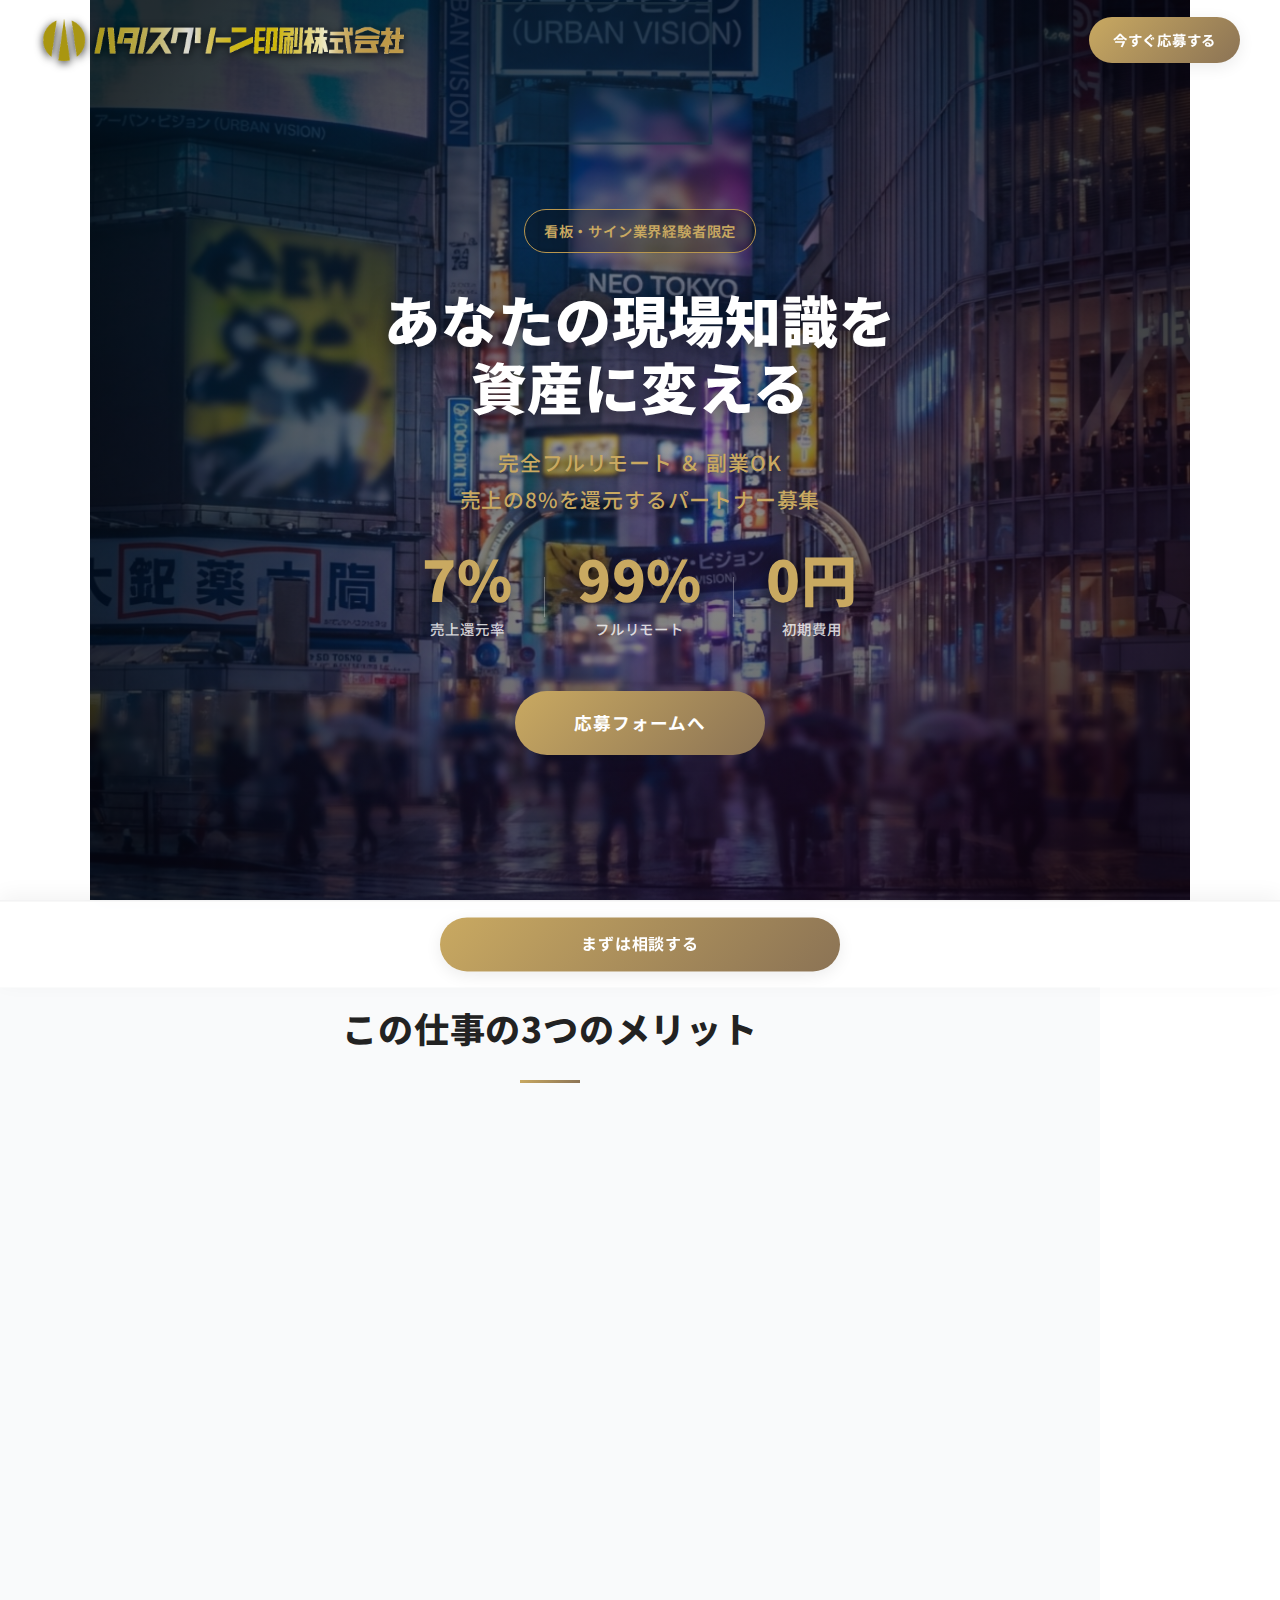
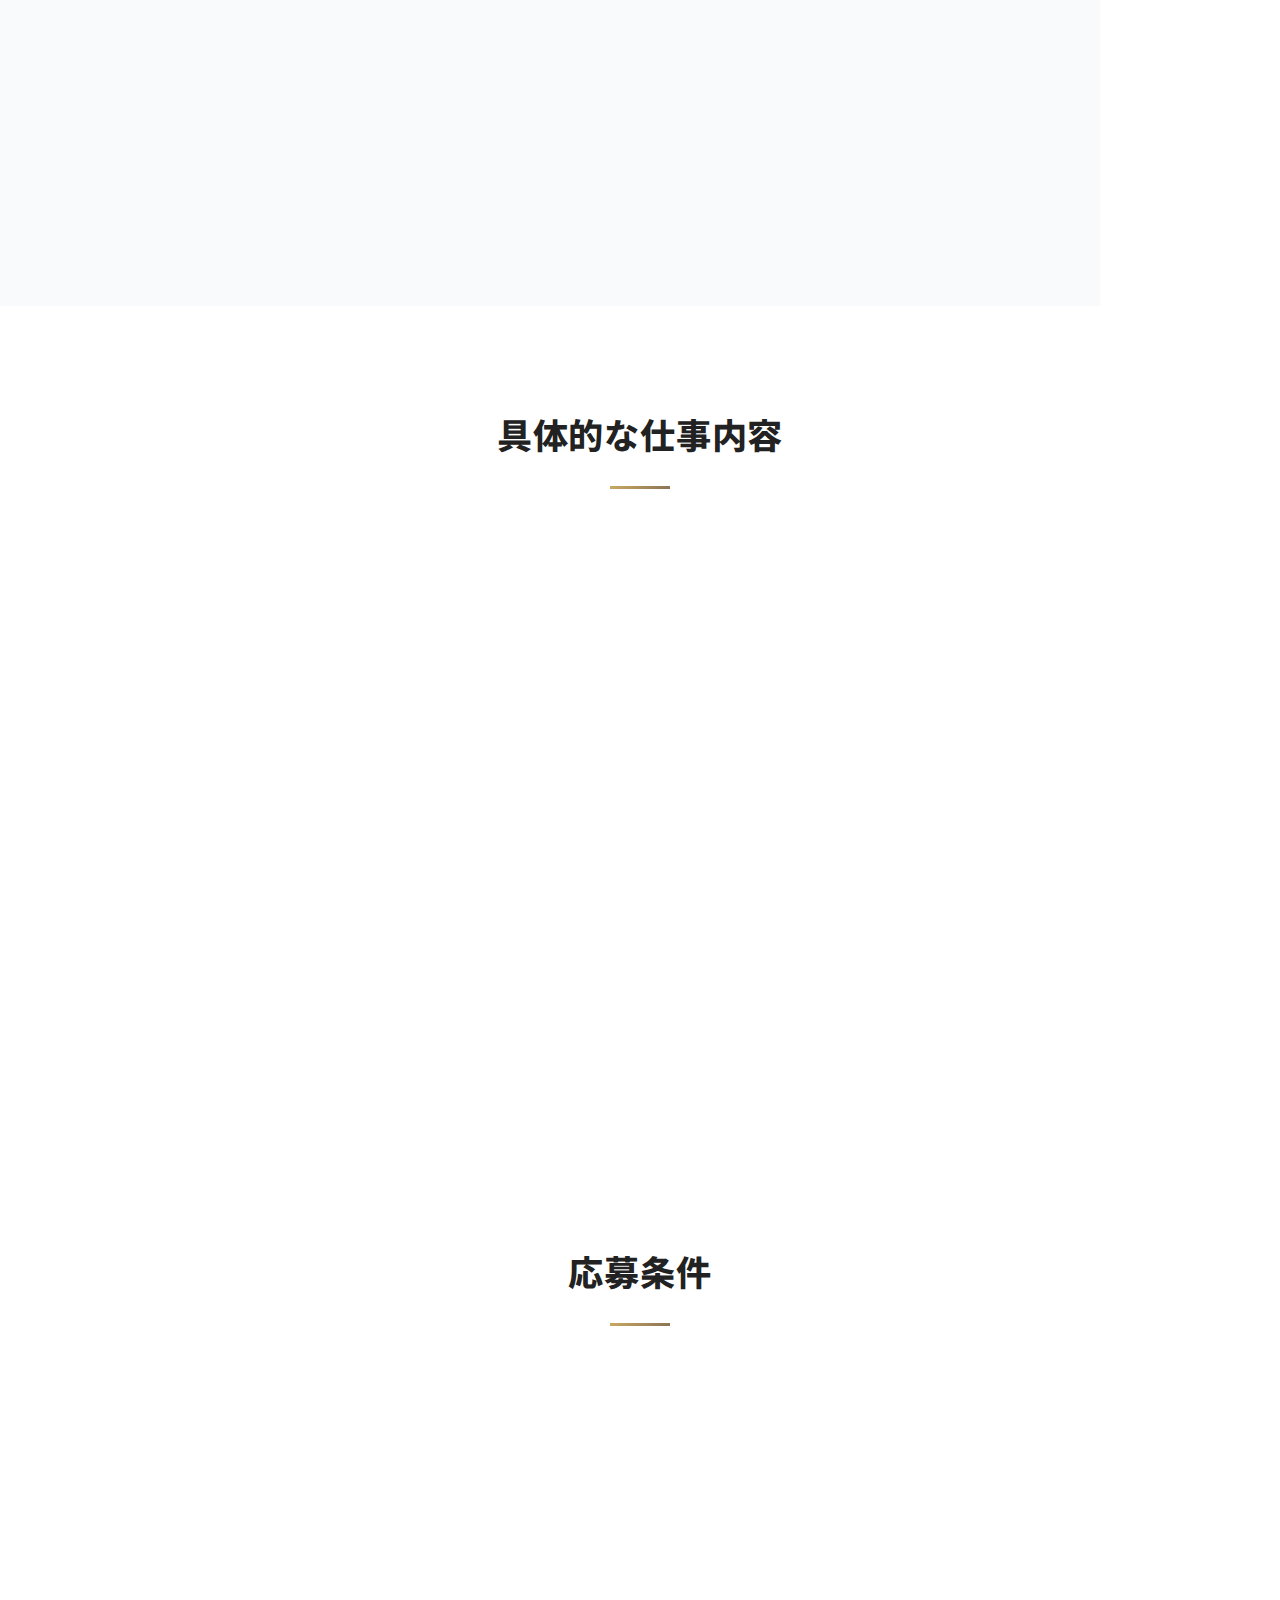
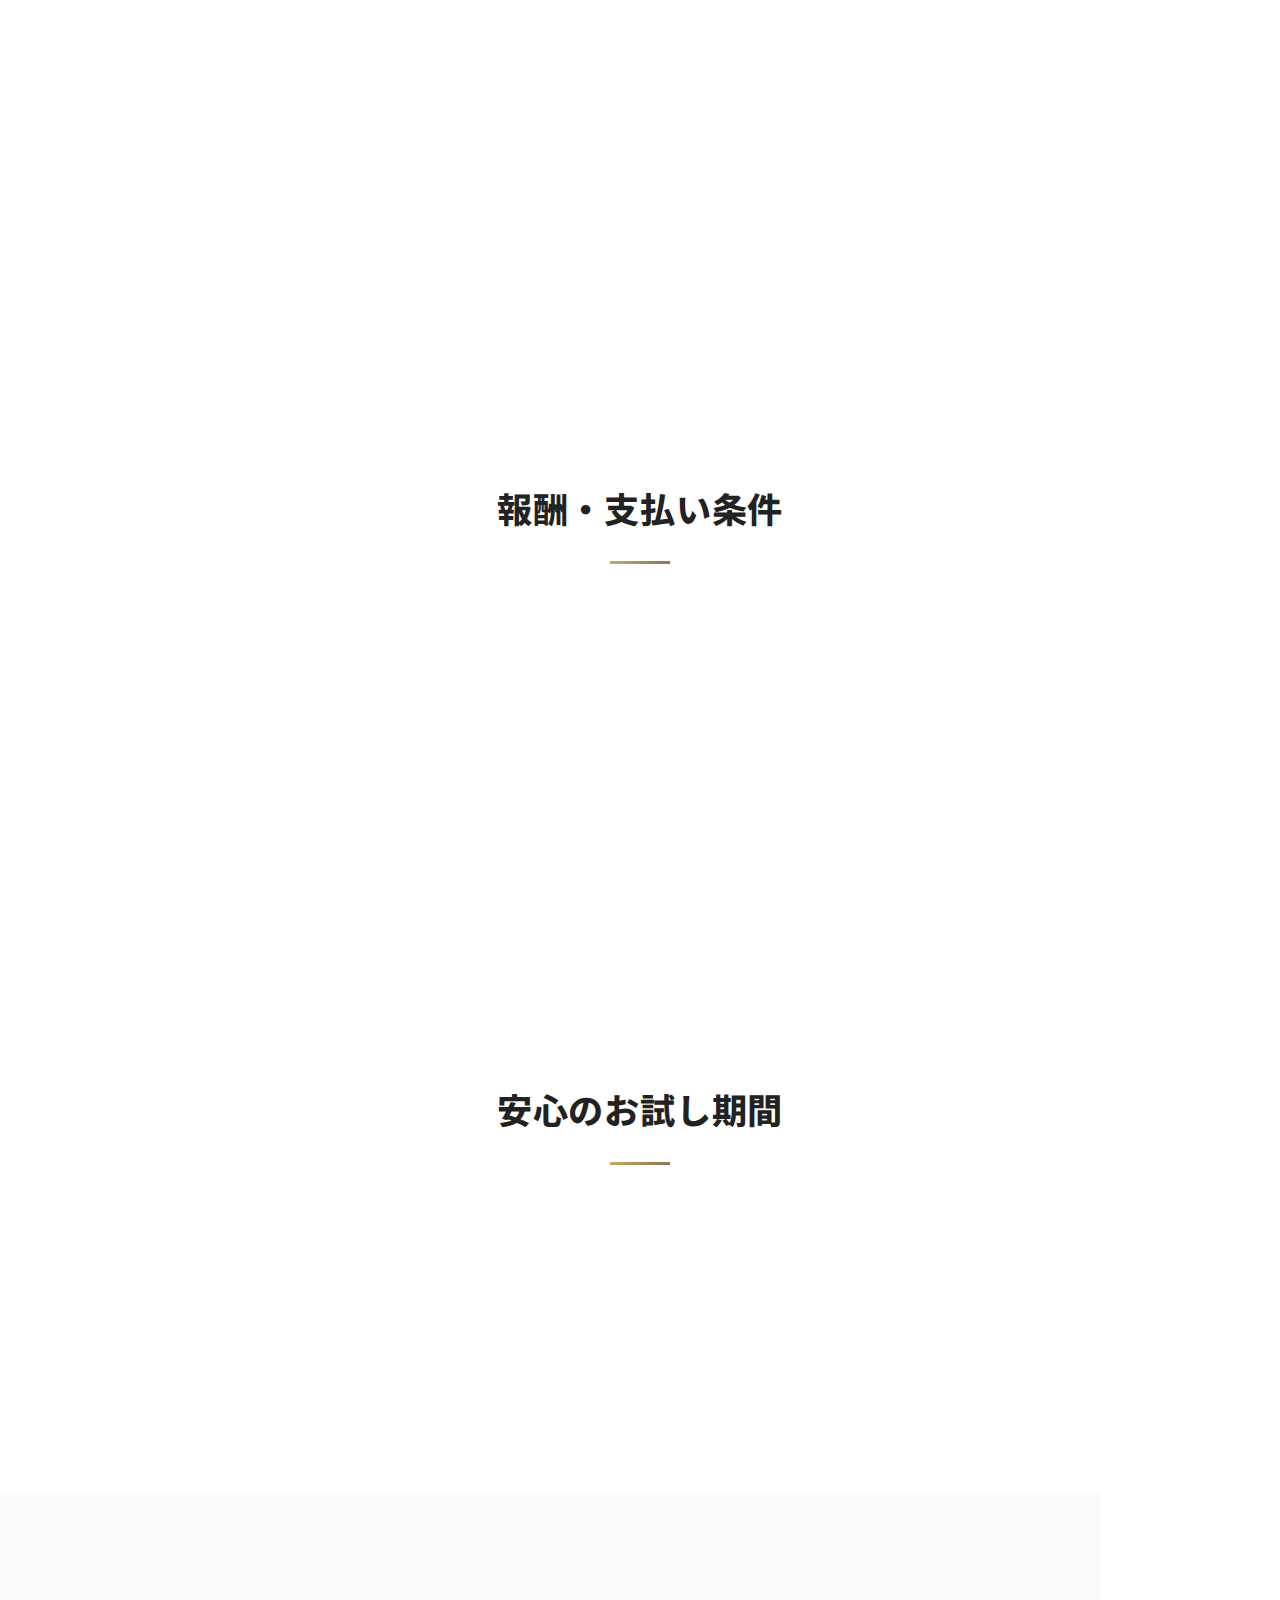
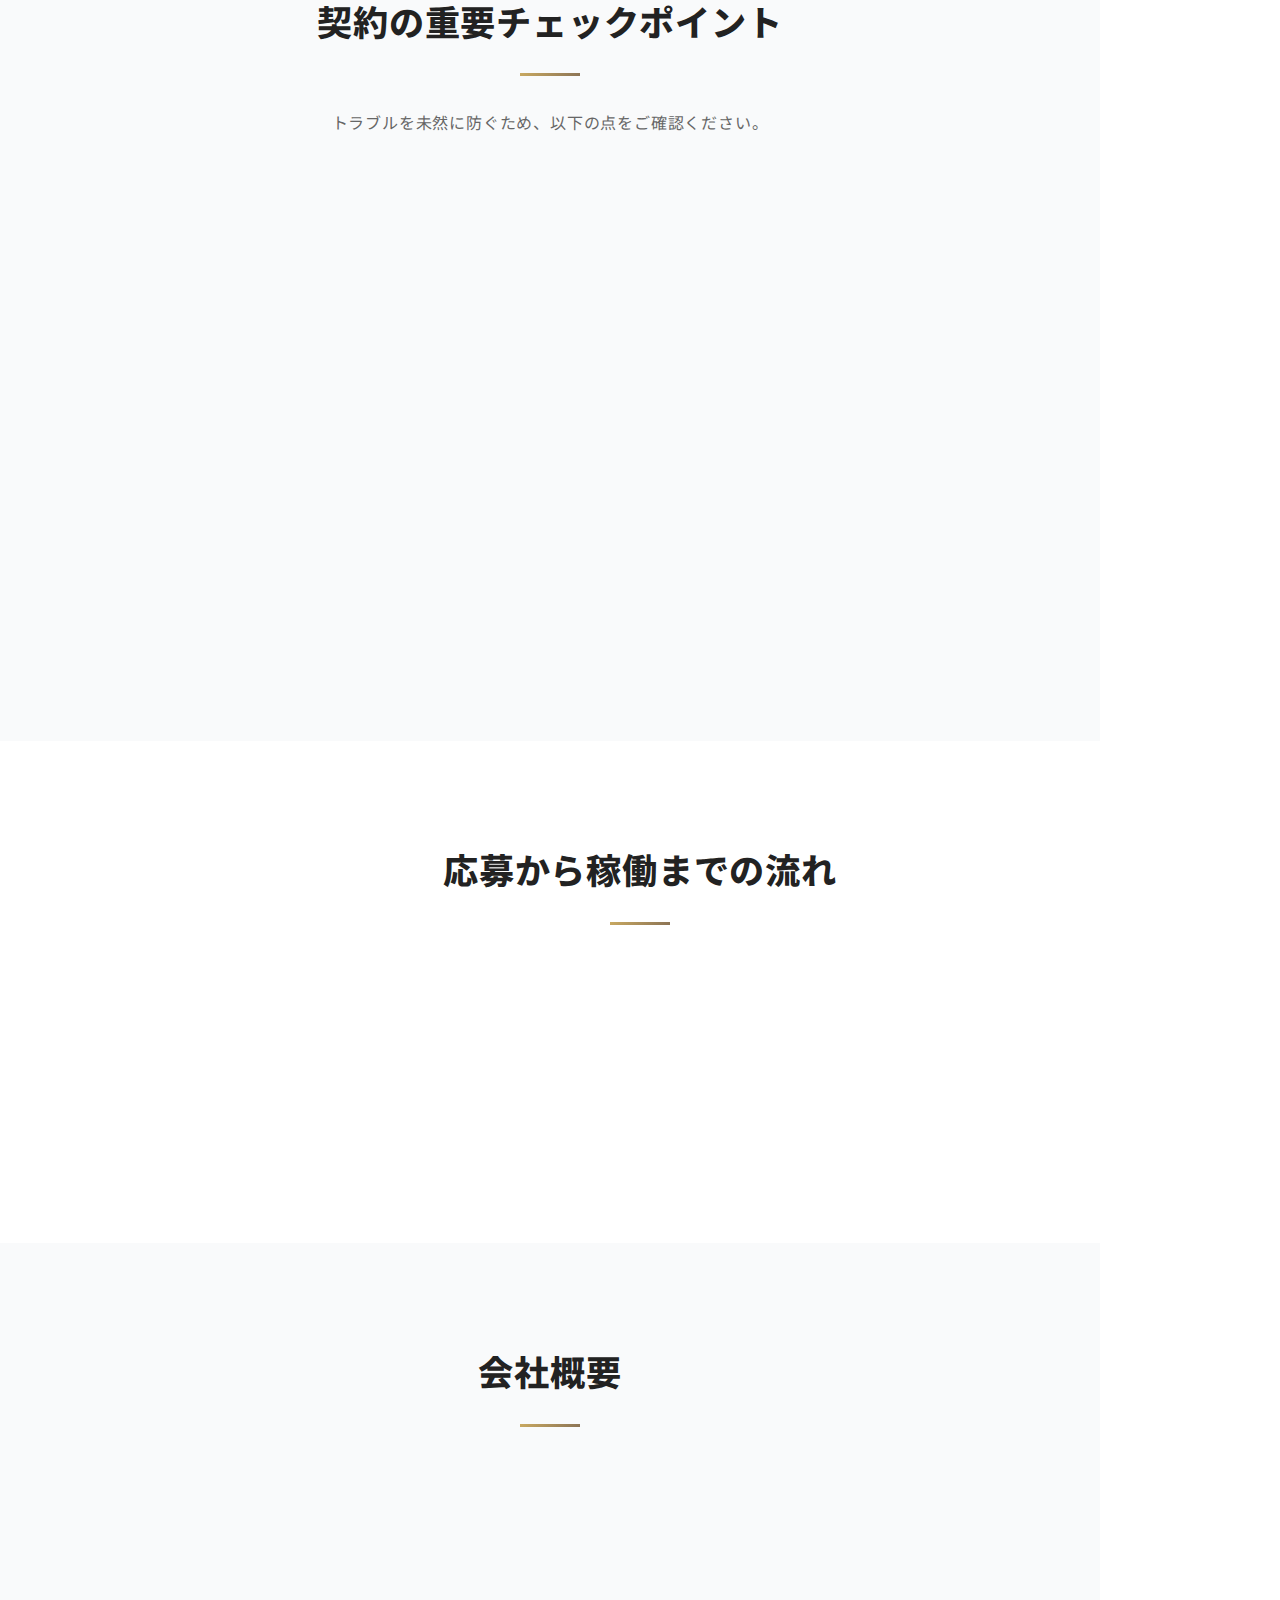
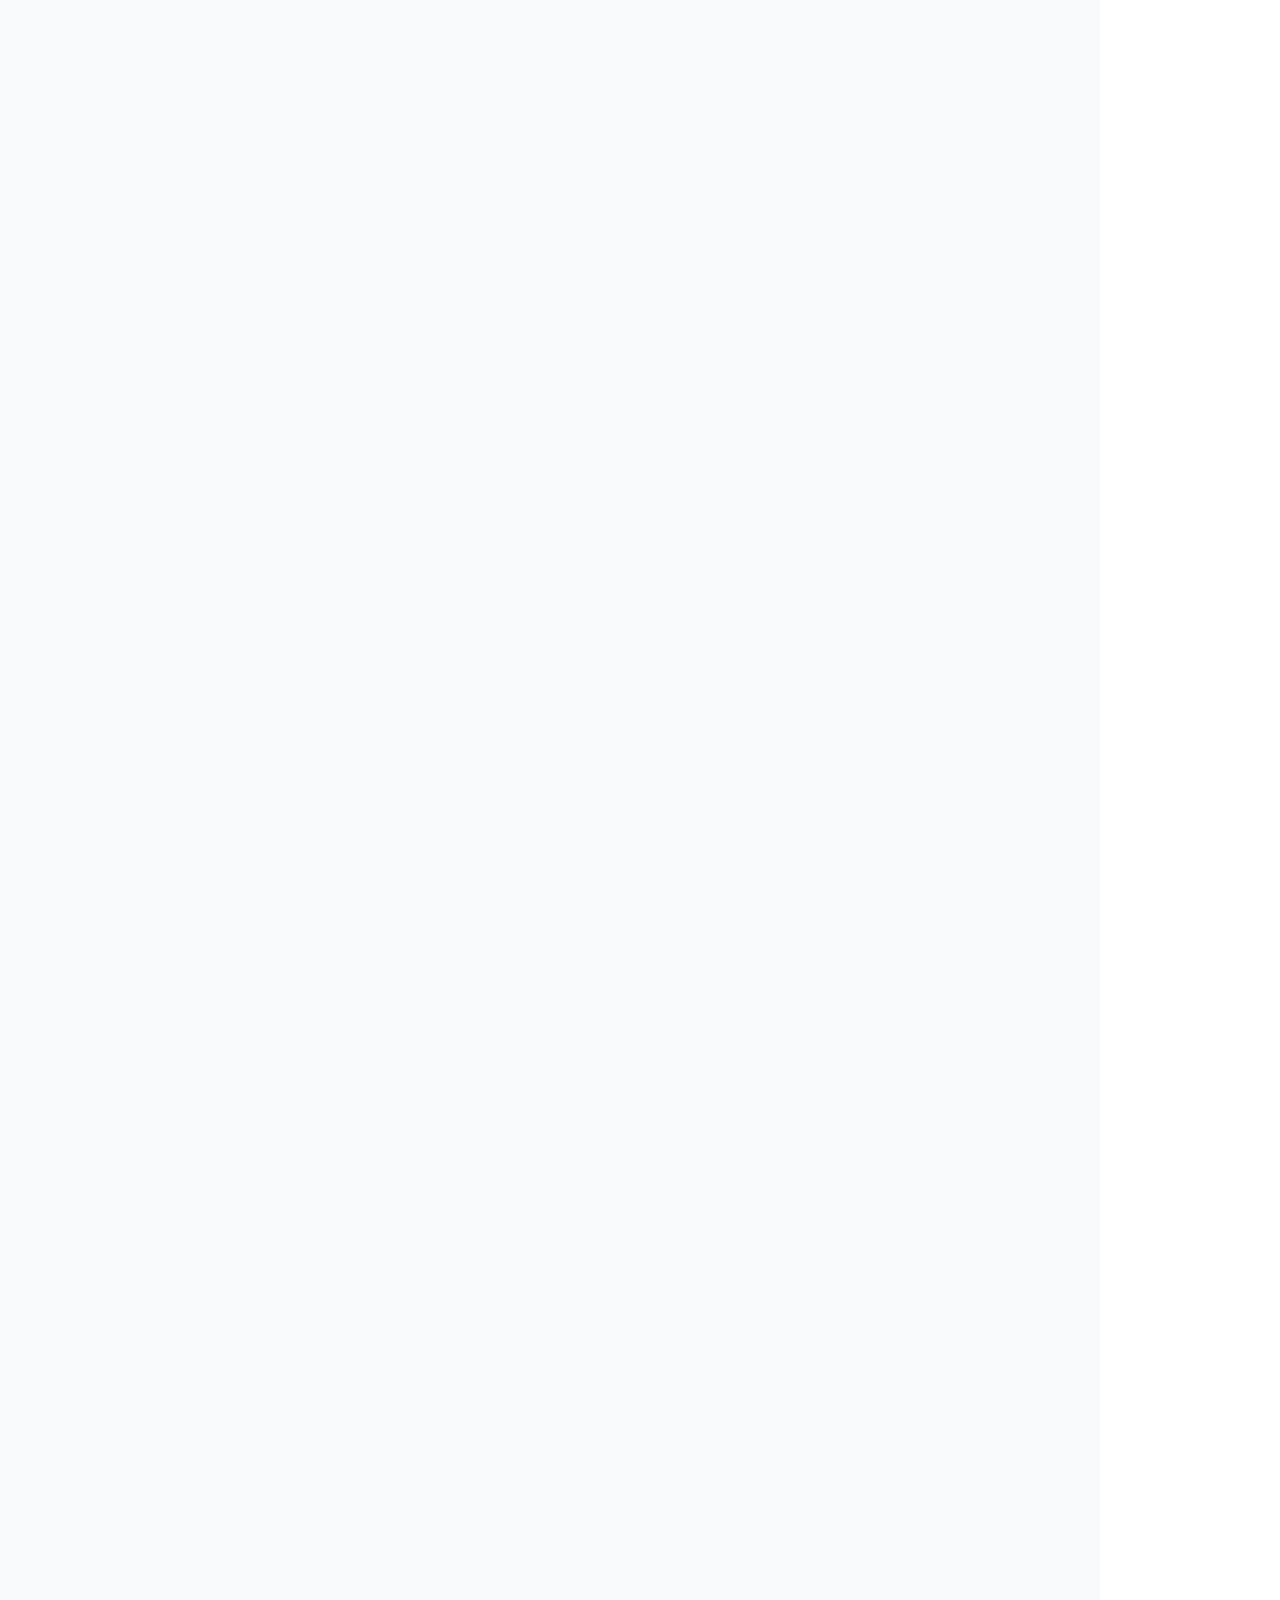
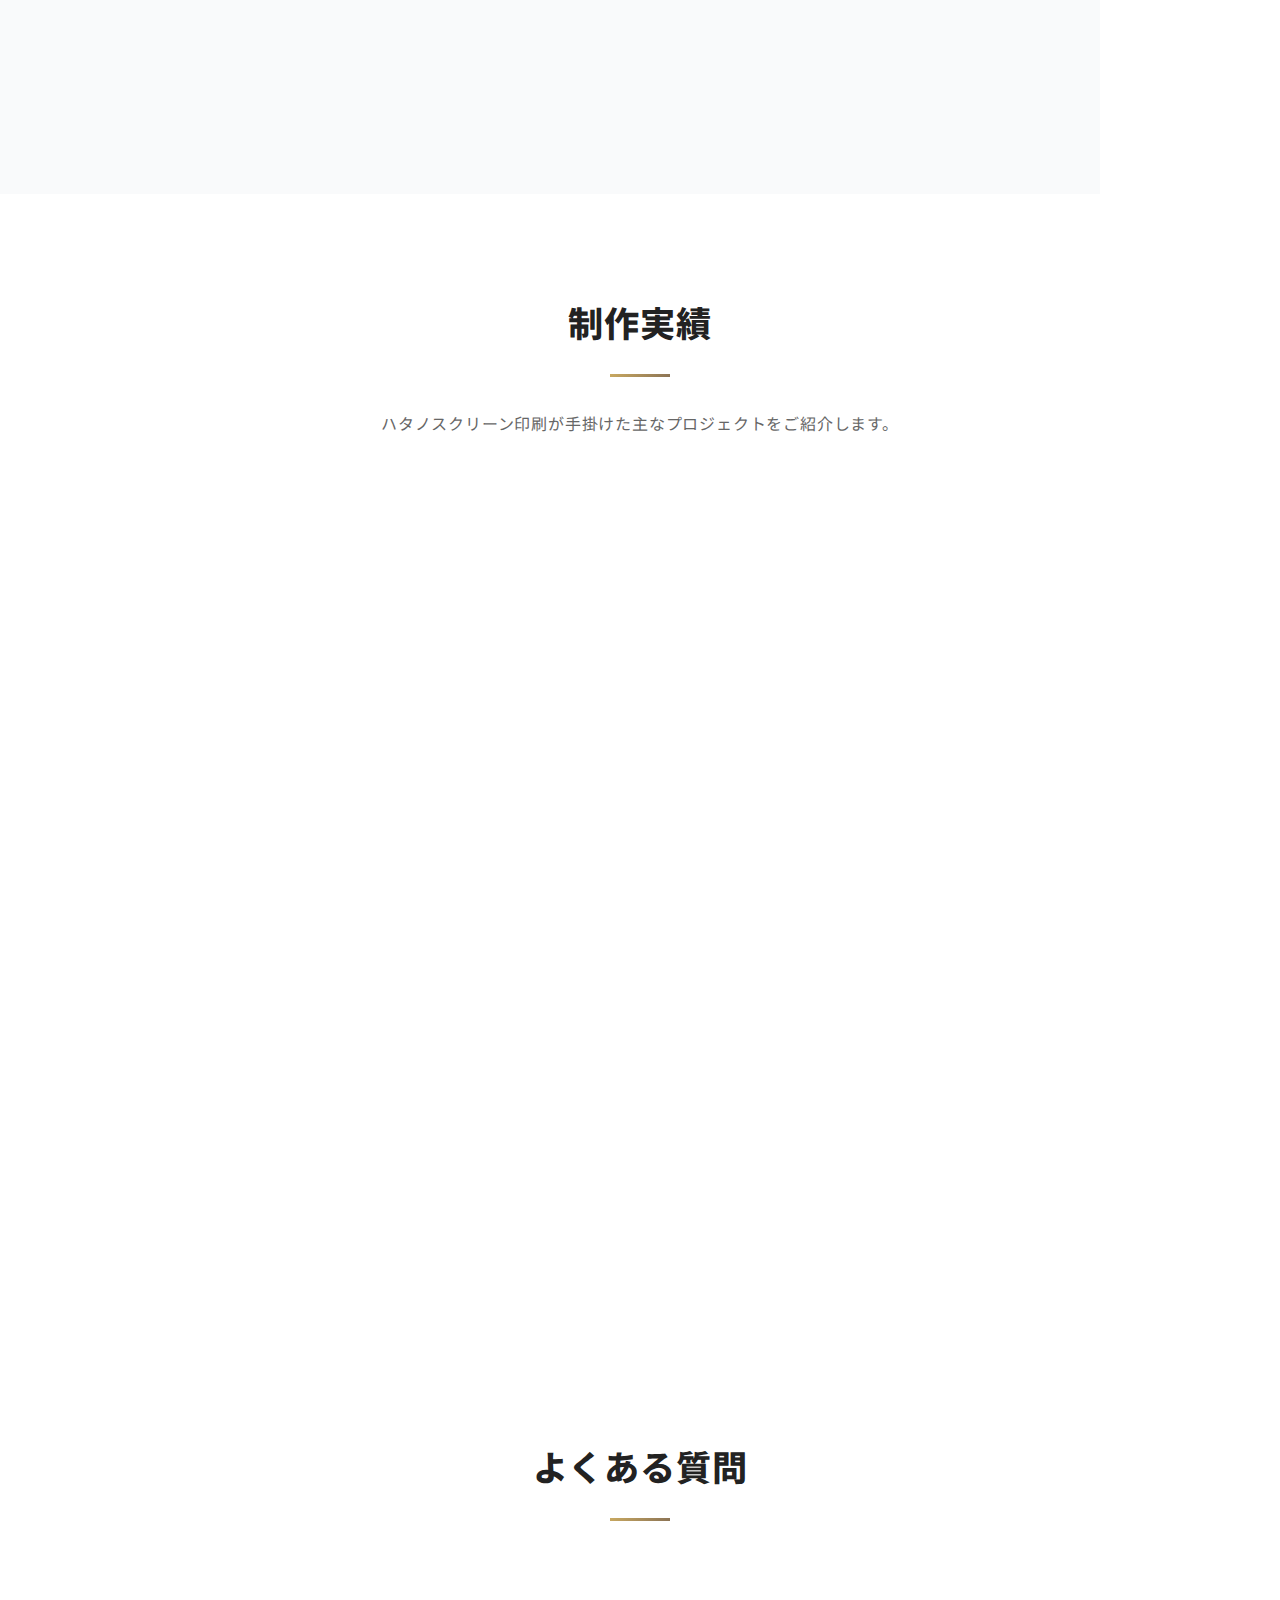
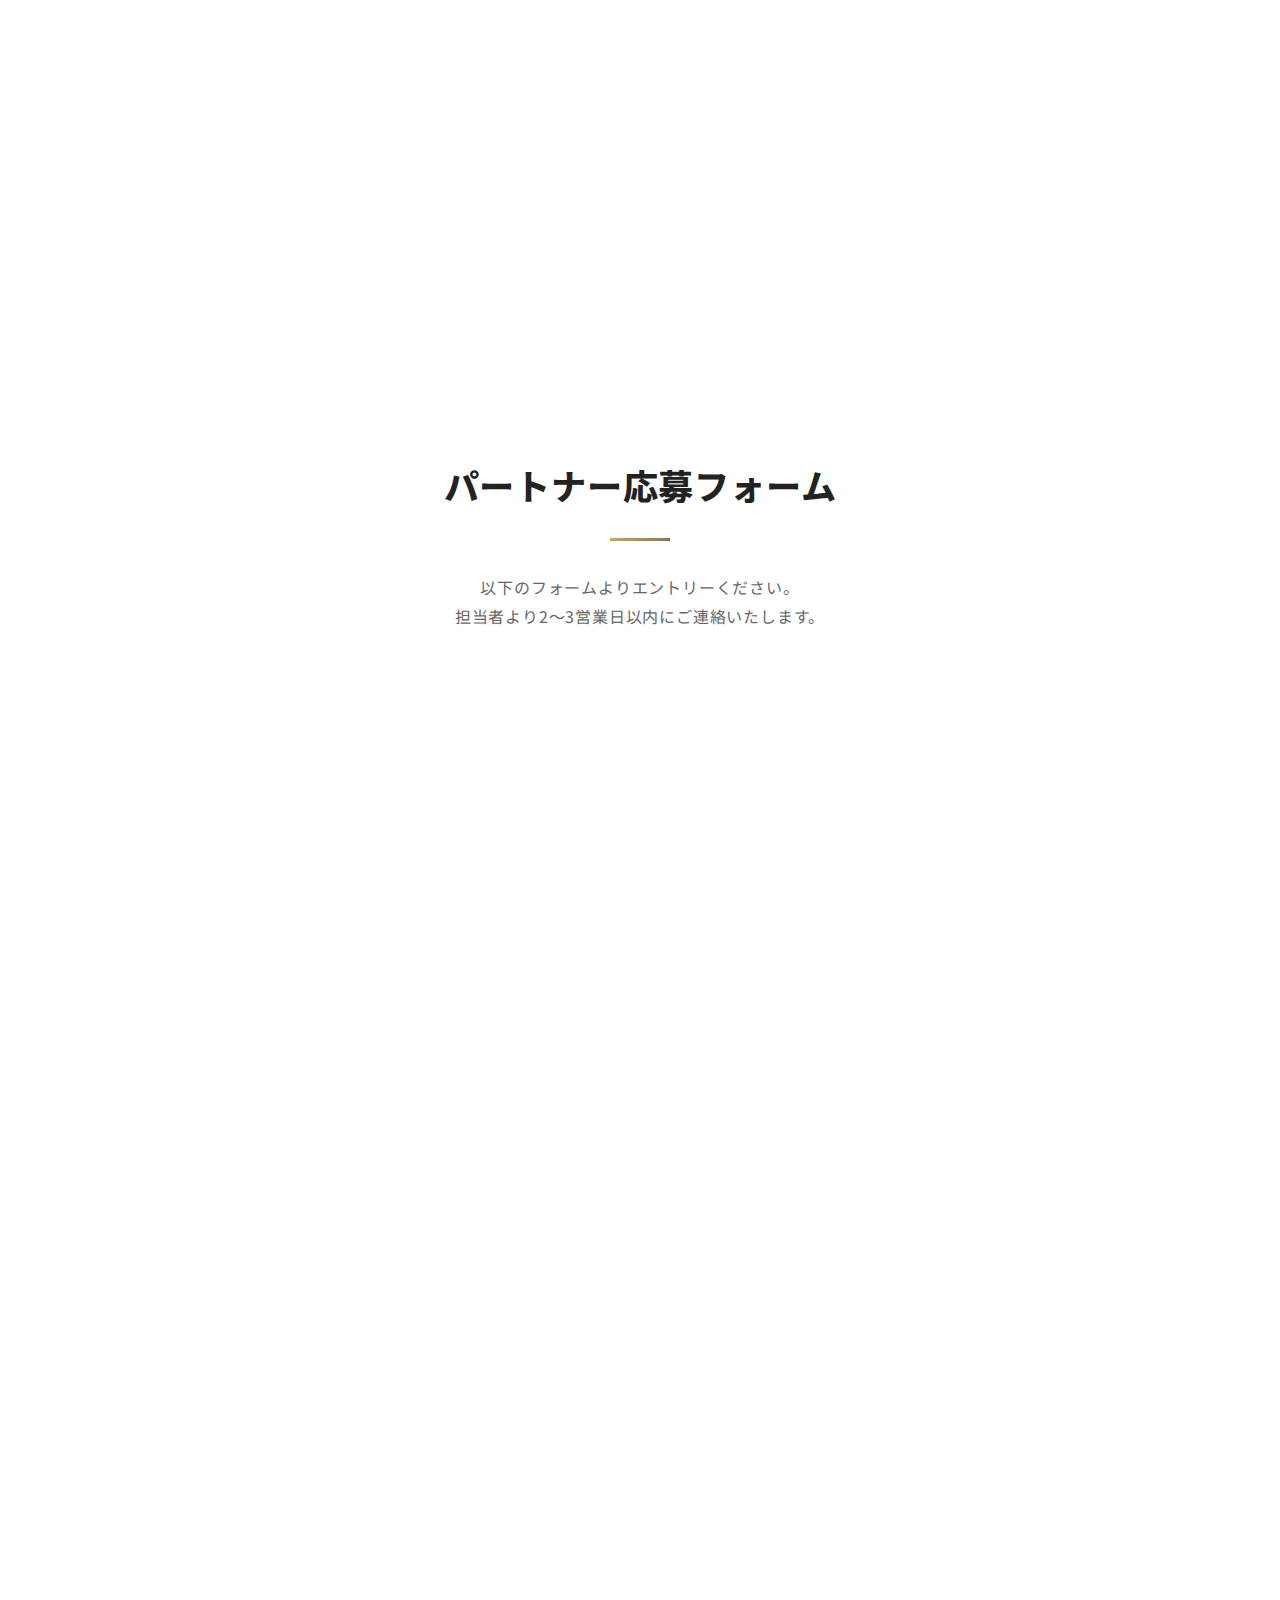
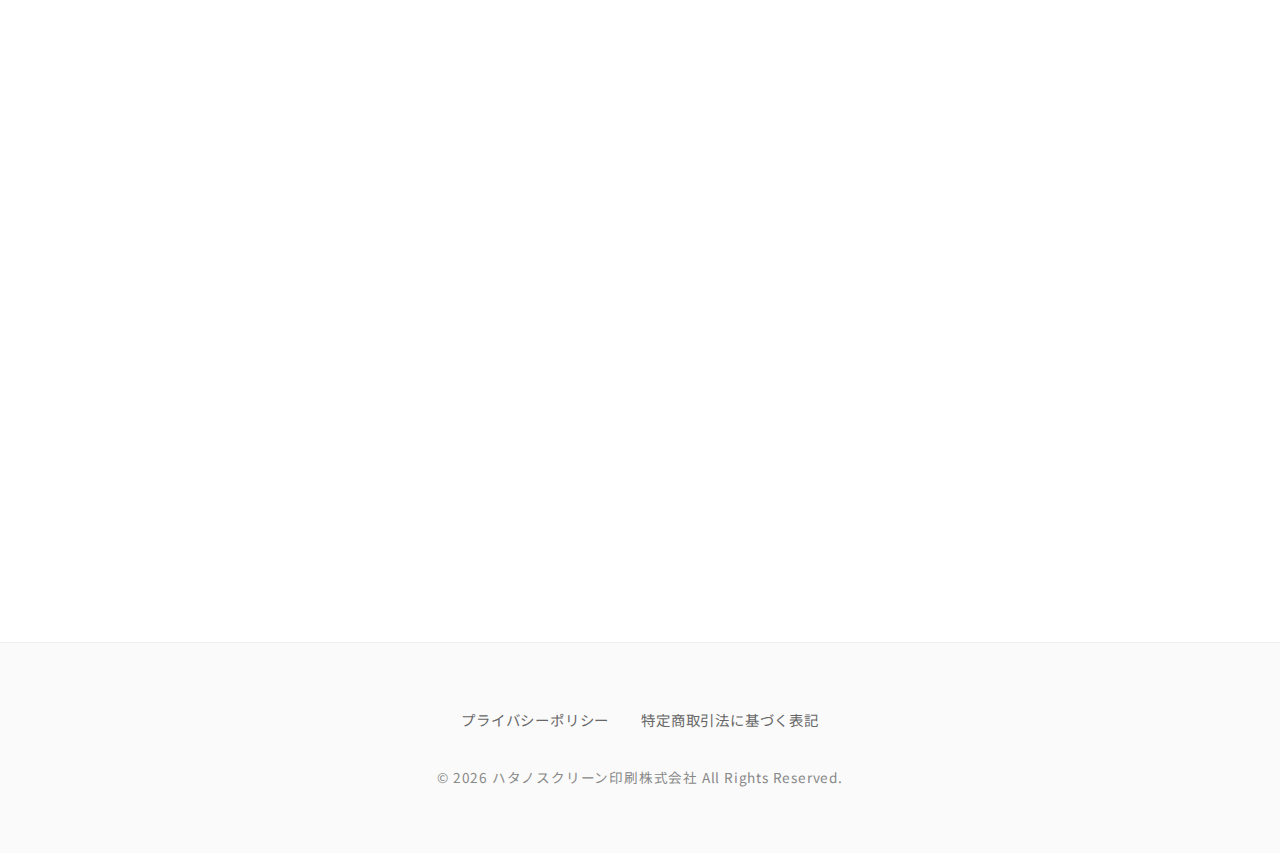
<file: index.html>
<!DOCTYPE html>
<html lang="ja">

<head>
    <meta charset="UTF-8">
    <meta name="viewport" content="width=device-width, initial-scale=1.0">
    <title>看板・サイン業界の副業パートナー募集 | 完全フルリモート | ハタノスクリーン印刷</title>
    <meta name="description"
        content="【看板・サイン業界経験者限定】売上の8%を還元する新しい副業パートナー募集。完全フルリモート・在宅勤務OK。ノルマなし、初期費用0円。ハタノスクリーン印刷株式会社があなたの現場知識と経験を資産に変えるお手伝いをします。今すぐエントリー！">

    <!-- Google Fonts -->
    <link rel="preconnect" href="https://fonts.googleapis.com">
    <link rel="preconnect" href="https://fonts.gstatic.com" crossorigin>
    <link href="https://fonts.googleapis.com/css2?family=Noto+Sans+JP:wght@300;400;600;700;900&display=swap"
        rel="stylesheet">

    <!-- Stylesheet -->
    <link rel="stylesheet" href="style.css">
</head>

<body>
    <!-- ヘッダー -->
    <header>
        <div class="header-content">
            <img src="logo.png" alt="ハタノスクリーン印刷株式会社" class="logo">
            <a href="#application" class="cta-button header-cta">今すぐ応募する</a>
        </div>
    </header>

    <!-- ヒーローセクション -->
    <section class="hero">
        <div class="hero-bg"></div>
        <div class="hero-overlay"></div>
        <div class="hero-content">
            <div class="hero-tag">看板・サイン業界経験者限定</div>
            <h1>あなたの現場知識を<br>資産に変える</h1>
            <p class="subtitle">完全フルリモート ＆ 副業OK<br>売上の8%を還元するパートナー募集</p>

            <div class="hero-stats">
                <div class="stat-item">
                    <span class="stat-number" data-value="8" data-suffix="%">8%</span>
                    <span class="stat-label">売上還元率</span>
                </div>
                <div class="stat-item">
                    <span class="stat-number" data-value="100" data-suffix="%">100%</span>
                    <span class="stat-label">フルリモート</span>
                </div>
                <div class="stat-item">
                    <span class="stat-number" data-value="0" data-suffix="円">0円</span>
                    <span class="stat-label">初期費用</span>
                </div>
            </div>

            <a href="#application" class="cta-button hero-cta">応募フォームへ</a>
        </div>
    </section>

    <!-- メリットセクション -->
    <section id="benefits">
        <h2>この仕事の3つのメリット</h2>
        <div class="benefits-grid fade-in">
            <div class="benefit-card">
                <div class="benefit-icon-wrapper">
                    <svg class="benefit-svg" viewBox="0 0 24 24" fill="none" stroke="currentColor" stroke-width="1.5">
                        <path stroke-linecap="round" stroke-linejoin="round"
                            d="M12 8c-1.657 0-3 .895-3 2s1.343 2 3 2 3 .895 3 2-1.343 2-3 2m0-8c1.11 0 2.08.402 2.599 1M12 8V7m0 1v8m0 0v1m0-1c-1.11 0-2.08-.402-2.599-1M21 12a9 9 0 11-18 0 9 9 0 0118 0z" />
                    </svg>
                </div>
                <h3>高還元率：売上8%</h3>
                <p>売上の<strong>8％</strong>を報酬としてお支払い。高単価な看板案件だからこそ、1案件あたりの実入りが大きいです。リピート案件なら、ストック収入に近い形で安定収入になります。</p>
            </div>
            <div class="benefit-card">
                <div class="benefit-icon-wrapper">
                    <svg class="benefit-svg" viewBox="0 0 24 24" fill="none" stroke="currentColor" stroke-width="1.5">
                        <path stroke-linecap="round" stroke-linejoin="round" d="M13 10V3L4 14h7v7l9-11h-7z" />
                    </svg>
                </div>
                <h3>裁量権の大きさ</h3>
                <p>値決めから外注選定まで、あなたの経験を活かして自由に采配いただけます。「こうすればもっと利益が出る」というアイデアを、即座に実行に移せる環境です。</p>
            </div>
            <div class="benefit-card">
                <div class="benefit-icon-wrapper">
                    <svg class="benefit-svg" viewBox="0 0 24 24" fill="none" stroke="currentColor" stroke-width="1.5">
                        <path stroke-linecap="round" stroke-linejoin="round"
                            d="M9 12l2 2 4-4m6 2a9 9 0 11-18 0 9 9 0 0118 0z" />
                    </svg>
                </div>
                <h3>確実な支払い</h3>
                <p>顧客入金確認後の<strong>翌々月払い</strong>。不透明な経費精算などはなく、成果に対してクリアに報います。キャッシュフローも安心です。</p>
            </div>
        </div>
    </section>

    <!-- 仕事内容セクション -->
    <section id="work">
        <h2>具体的な仕事内容</h2>
        <div class="work-container fade-in">
            <div class="work-image">
                <img src="work_process.png" alt="業務風景" class="placeholder-img">
            </div>
            <div class="work-list">
                <ul>
                    <li>顧客からの依頼対応・ヒアリング</li>
                    <li>現場への制作指示、協力会社への発注業務</li>
                    <li>見積もり作成（値決め）および納品管理</li>
                </ul>
                <p class="work-note">基本的にテキストコミュニケーションで完結しますが、必要に応じて現場立会いも発生します。</p>
            </div>
        </div>
    </section>

    <!-- 応募条件セクション -->
    <section id="requirements">
        <h2>応募条件</h2>
        <div class="requirements-container fade-in">
            <div class="requirements-image">
                <img src="requirements_meeting.png" alt="打ち合わせ風景">
            </div>
            <div class="requirements-list">
                <ul>
                    <li>業界実務経験 3年以上<br><span class="note">（看板／サイン／什器／内装のいずれか）</span></li>
                    <li>図面や制作指示書の作成ができる方</li>
                    <li>現場での立ち会い、納品管理ができる方</li>
                </ul>
            </div>
        </div>
    </section>

    <!-- 報酬・支払い条件 -->
    <section id="payment">
        <h2>報酬・支払い条件</h2>
        <div class="info-card fade-in center-text">
            <div class="payment-highlight">
                <div class="payment-item">
                    <div class="p-label">報酬率</div>
                    <div class="p-value">売上の 8%</div>
                </div>
                <div class="payment-divider"></div>
                <div class="payment-item">
                    <div class="p-label">支払サイト</div>
                    <div class="p-value">顧客入金確認後の<br>翌々月払い</div>
                </div>
            </div>
            <p class="payment-note">※案件ごとの「売上」に対する還元となります。</p>
        </div>
    </section>

    <!-- お試し期間 -->
    <section id="trial">
        <h2>安心のお試し期間</h2>
        <div class="info-card fade-in">
            <p>初めての案件は不安がつきもの。<br>最初の1案件は<strong>ハタノスクリーン印刷の社員がサポート（同席・フォロー）</strong>に入ります。</p>
            <p>弊社の仕事の進め方や雰囲気を掴んでいただいてから、本格的な稼働となります。</p>
        </div>
    </section>

    <!-- 契約チェックポイント（アコーディオン） -->
    <section id="checkpoints">
        <h2>契約の重要チェックポイント</h2>
        <p class="section-desc">トラブルを未然に防ぐため、以下の点をご確認ください。</p>
        <div class="accordion fade-in">
            <div class="accordion-item">
                <button class="accordion-header">
                    <span>「売上」の定義について</span>
                    <span class="icon">+</span>
                </button>
                <div class="accordion-content">
                    <p>ここでの「売上」とは、顧客への請求金額（税抜）を指します。材料費や外注費を引く前の総額に対して8%を算出します。</p>
                </div>
            </div>
            <div class="accordion-item">
                <button class="accordion-header">
                    <span>ミス・クレーム時の費用負担</span>
                    <span class="icon">+</span>
                </button>
                <div class="accordion-content">
                    <p>原則として、パートナー様の過失によるミスや発注間違い等の損失は、報酬から相殺させていただく場合があります。詳細は契約時に取り決めます。</p>
                </div>
            </div>
            <div class="accordion-item">
                <button class="accordion-header">
                    <span>競合避止と顧客情報の帰属</span>
                    <span class="icon">+</span>
                </button>
                <div class="accordion-content">
                    <p>本契約で得た顧客情報は弊社に帰属します。契約終了後の直接取引などは禁止させていただきます。</p>
                </div>
            </div>
            <div class="accordion-item">
                <button class="accordion-header">
                    <span>支払い条件の特約</span>
                    <span class="icon">+</span>
                </button>
                <div class="accordion-content">
                    <p>報酬の支払いは「顧客からの入金が確認できた月」の翌々月となります。未回収リスクを共有いただく形になりますのでご了承ください。</p>
                </div>
            </div>
            <div class="accordion-item">
                <button class="accordion-header">
                    <span>報告義務と権限の範囲</span>
                    <span class="icon">+</span>
                </button>
                <div class="accordion-content">
                    <p>原則は裁量にお任せしますが、一定金額（例：100万円超）の案件や、著しく利益率が低い案件については事前の承認・報告をお願いしています。</p>
                </div>
            </div>
        </div>
    </section>

    <!-- 応募フロー -->
    <section id="flow">
        <h2>応募から稼働までの流れ</h2>
        <div class="flow-steps fade-in">
            <div class="step">
                <div class="step-num">01</div>
                <div class="step-content">
                    <h3>応募フォーム送信</h3>
                    <p>下記フォームより必要事項をお送りください。</p>
                </div>
            </div>
            <div class="step">
                <div class="step-num">02</div>
                <div class="step-content">
                    <h3>オンライン面談</h3>
                    <p>スキルやご経験について30分程度お話しさせていただきます。</p>
                </div>
            </div>
            <div class="step">
                <div class="step-num">03</div>
                <div class="step-content">
                    <h3>試用案件（1件）</h3>
                    <p>サポートを受けながら実際の案件を担当いただきます。</p>
                </div>
            </div>
            <div class="step">
                <div class="step-num">04</div>
                <div class="step-content">
                    <h3>正式パートナー契約</h3>
                    <p>双方合意の上で契約を締結し、本格稼働となります。</p>
                </div>
            </div>
        </div>
    </section>

    <!-- 会社概要セクション -->
    <section id="company">
        <h2>会社概要</h2>
        <div class="company-layout fade-in">
            <div class="company-visual">
                <img src="company_real.jpg" alt="社屋外観">
            </div>
            <div class="company-info company-text-content">
                <div class="info-grid">
                    <div class="info-item">
                        <div class="info-label">会社名</div>
                        <div class="info-value">ハタノスクリーン印刷株式会社</div>
                    </div>
                    <div class="info-item">
                        <div class="info-label">代表</div>
                        <div class="info-value">羽田野真也</div>
                    </div>
                    <!-- 
                <div class="info-item">
                    <div class="info-label">所在地</div>
                    <div class="info-value">〒453-0842 愛知県名古屋市中村区剣町307</div>
                </div>
                 -->
                    <div class="info-item full-width">
                        <div class="info-label">所在地</div>
                        <div class="info-value">〒453-0842 愛知県名古屋市中村区剣町307</div>
                    </div>

                    <div class="info-item">
                        <div class="info-label">電話 / FAX</div>
                        <div class="info-value">052-412-5003 / 052-412-4337</div>
                    </div>
                    <div class="info-item">
                        <div class="info-label">メールアドレス</div>
                        <div class="info-value">hatano@mac.email.ne.jp</div>
                    </div>
                    <div class="info-item">
                        <div class="info-label">創業・設立</div>
                        <div class="info-value">創業：昭和43年<br>法人化：昭和49年11月</div>
                    </div>
                    <div class="info-item">
                        <div class="info-label">資本金</div>
                        <div class="info-value">1,000万円</div>
                    </div>
                    <div class="info-item">
                        <div class="info-label">従業員</div>
                        <div class="info-value">役員2名＋正社員5名 計7名</div>
                    </div>
                    <div class="info-item full-width">
                        <div class="info-label">経営理念</div>
                        <div class="info-value">創造する喜びを共に分かち合う</div>
                    </div>
                </div>

                <div class="company-extra">
                    <div class="extra-item">
                        <h4>主な商品</h4>
                        <p>シルクスクリーン印刷、大判インクジェット出力、カッティング、懸垂幕、のぼり、のれん、タペストリー幕、各種看板（ステ看板～屋内外看板）、ネームプレートや室名札、避難経路図や各種ピクトサイン、金物～木工～アクリル樹脂によるサイン&ディスプレイ
                        </p>
                    </div>
                    <div class="extra-item">
                        <h4>主な事業内容</h4>
                        <p>百貨店の季節装飾の制作施工、百貨店内の各階案内サイン制作施工～管理、大学内の各プレートサインの制作施工～管理、大手企業工場内のプレートサインの制作施工～管理、イベントや催事の看板制作施工、マラソン大会などの道路案内などの制作施工～撤去
                        </p>
                    </div>
                </div>
            </div>
        </div>
    </section>

    <!-- 制作実績ポートフォリオ -->
    <section id="portfolio">
        <h2>制作実績</h2>
        <p class="section-desc">ハタノスクリーン印刷が手掛けた主なプロジェクトをご紹介します。</p>
        <div class="portfolio-grid fade-in">
            <div class="portfolio-item">
                <img src="portfolio1.png" alt="大型看板制作実績">
                <div class="portfolio-caption">
                    <h4>大型看板制作</h4>
                    <p>百貨店の季節装飾</p>
                </div>
            </div>
            <div class="portfolio-item">
                <img src="portfolio2.png" alt="サインディスプレイ制作実績">
                <div class="portfolio-caption">
                    <h4>サイン＆ディスプレイ</h4>
                    <p>大学内案内サイン</p>
                </div>
            </div>
            <div class="portfolio-item">
                <img src="portfolio3.png" alt="イベント看板制作実績">
                <div class="portfolio-caption">
                    <h4>イベント看板</h4>
                    <p>マラソン大会案内</p>
                </div>
            </div>
            <div class="portfolio-item">
                <img src="portfolio_inkjet_gen.png" alt="デジタル印刷制作実績">
                <div class="portfolio-caption">
                    <h4>大判インクジェット</h4>
                    <p>タペストリー・懸垂幕</p>
                </div>
            </div>
        </div>
    </section>

    <!-- FAQ -->
    <section id="faq">
        <h2>よくある質問</h2>
        <div class="accordion fade-in">
            <div class="accordion-item">
                <button class="accordion-header">
                    <span>今の会社に勤めながら副業できますか？</span>
                    <span class="icon">+</span>
                </button>
                <div class="accordion-content">
                    <p>はい、可能です。実際に副業として参加されている方もいらっしゃいます。今の会社の就業規則をご確認ください。</p>
                </div>
            </div>
            <div class="accordion-item">
                <button class="accordion-header">
                    <span>平日の日中は連絡が取りづらいのですが大丈夫ですか？</span>
                    <span class="icon">+</span>
                </button>
                <div class="accordion-content">
                    <p>基本的にはチャットやメールでのやり取りが中心ですが、緊急時の対応や現場への指示など、日中に最低限の連絡が取れる状態が望ましいです。</p>
                </div>
            </div>
            <div class="accordion-item">
                <button class="accordion-header">
                    <span>地方在住でも応募できますか？</span>
                    <span class="icon">+</span>
                </button>
                <div class="accordion-content">
                    <p>はい、フルリモートですので居住地は問いません。ただし、現場立ち会いが必要な案件の場合は、近隣の方にお願いするか、交通費等の相談をさせていただく場合があります。</p>
                </div>
            </div>
        </div>
    </section>

    <!-- 応募フォーム -->
    <section id="application">
        <h2>パートナー応募フォーム</h2>
        <p class="section-desc">以下のフォームよりエントリーください。<br>担当者より2〜3営業日以内にご連絡いたします。</p>
        <div class="form-container fade-in">
            <form id="applicationForm" action="https://formspree.io/f/mvzrkaeg" method="POST">
                <div class="form-group">
                    <label for="name">お名前 <span class="required">*</span></label>
                    <input type="text" id="name" name="name" required placeholder="山田 太郎（ふりがな）">
                </div>

                <div class="form-group">
                    <label for="email">メールアドレス <span class="required">*</span></label>
                    <input type="email" id="email" name="email" required placeholder="example@email.com">
                </div>

                <div class="form-group">
                    <label for="phone">電話番号 <span class="required">*</span></label>
                    <input type="tel" id="phone" name="phone" required placeholder="090-1234-5678">
                </div>

                <div class="form-group">
                    <label for="address">居住エリア（都道府県◯◯市〇〇区） <span class="required">*</span></label>
                    <input type="text" id="address" name="address" required placeholder="愛知県名古屋市中村区">
                </div>

                <div class="form-group">
                    <label for="experience_years">業界経験年数 <span class="required">*</span></label>
                    <select id="experience_years" name="experience_years" required>
                        <option value="">選択してください</option>
                        <option value="1-2">1〜2年</option>
                        <option value="3-4">3〜4年</option>
                        <option value="5+">5年以上</option>
                    </select>
                </div>

                <div class="form-group">
                    <label>経験領域（複数選択可） <span class="required">*</span></label>
                    <div class="checkbox-group">
                        <label class="checkbox-label"><input type="checkbox" name="experience_domain" value="看板">
                            看板</label>
                        <label class="checkbox-label"><input type="checkbox" name="experience_domain" value="サイン">
                            サイン</label>
                        <label class="checkbox-label"><input type="checkbox" name="experience_domain" value="什器">
                            什器</label>
                        <label class="checkbox-label"><input type="checkbox" name="experience_domain" value="内装">
                            内装</label>
                        <label class="checkbox-label"><input type="checkbox" name="experience_domain" value="印刷">
                            印刷</label>
                        <label class="checkbox-label"><input type="checkbox" name="experience_domain" value="施工管理">
                            施工管理</label>
                        <label class="checkbox-label"><input type="checkbox" name="experience_domain" value="営業">
                            営業</label>
                        <label class="checkbox-label"><input type="checkbox" name="experience_domain" value="ディレクション">
                            ディレクション</label>
                    </div>
                </div>

                <div class="form-group">
                    <label>対応可能範囲（複数選択可） <span class="required">*</span></label>
                    <div class="checkbox-group">
                        <label class="checkbox-label"><input type="checkbox" name="available_scope" value="リモート中心">
                            リモート中心</label>
                        <label class="checkbox-label"><input type="checkbox" name="available_scope" value="現地立会い可">
                            現地立会い可</label>
                        <label class="checkbox-label"><input type="checkbox" name="available_scope" value="発注管理可">
                            発注管理可</label>
                        <label class="checkbox-label"><input type="checkbox" name="available_scope" value="見積作成可">
                            見積作成可</label>
                    </div>
                </div>

                <div class="form-group">
                    <label for="message">自己PR・実績など <span class="required">*</span></label>
                    <textarea id="message" name="message" required
                        placeholder="簡単な経歴や得意分野、ポートフォリオURLなどをご記入ください"></textarea>
                </div>

                <div class="form-group">
                    <label class="checkbox-label privacy-check">
                        <input type="checkbox" id="privacy" name="privacy" required>
                        <span><a href="privacy.html" class="text-link" target="_blank">プライバシーポリシー</a>に同意して送信する</span>
                    </label>
                </div>

                <button type="submit" class="submit-button">応募する</button>
            </form>
        </div>
    </section>

    <!-- フッター -->
    <footer>
        <div class="footer-links">
            <a href="privacy.html">プライバシーポリシー</a>
            <a href="tokusho.html">特定商取引法に基づく表記</a>
        </div>
        <p>&copy; 2026 ハタノスクリーン印刷株式会社 All Rights Reserved.</p>
    </footer>

    <!-- 固定CTA（スマホ用、スクロールで出現） -->
    <div class="sticky-cta" id="stickyCta">
        <a href="#application" class="cta-button">まずは相談する</a>
    </div>

    <!-- JavaScript -->
    <script src="script.js"></script>
</body>

</html>
</file>
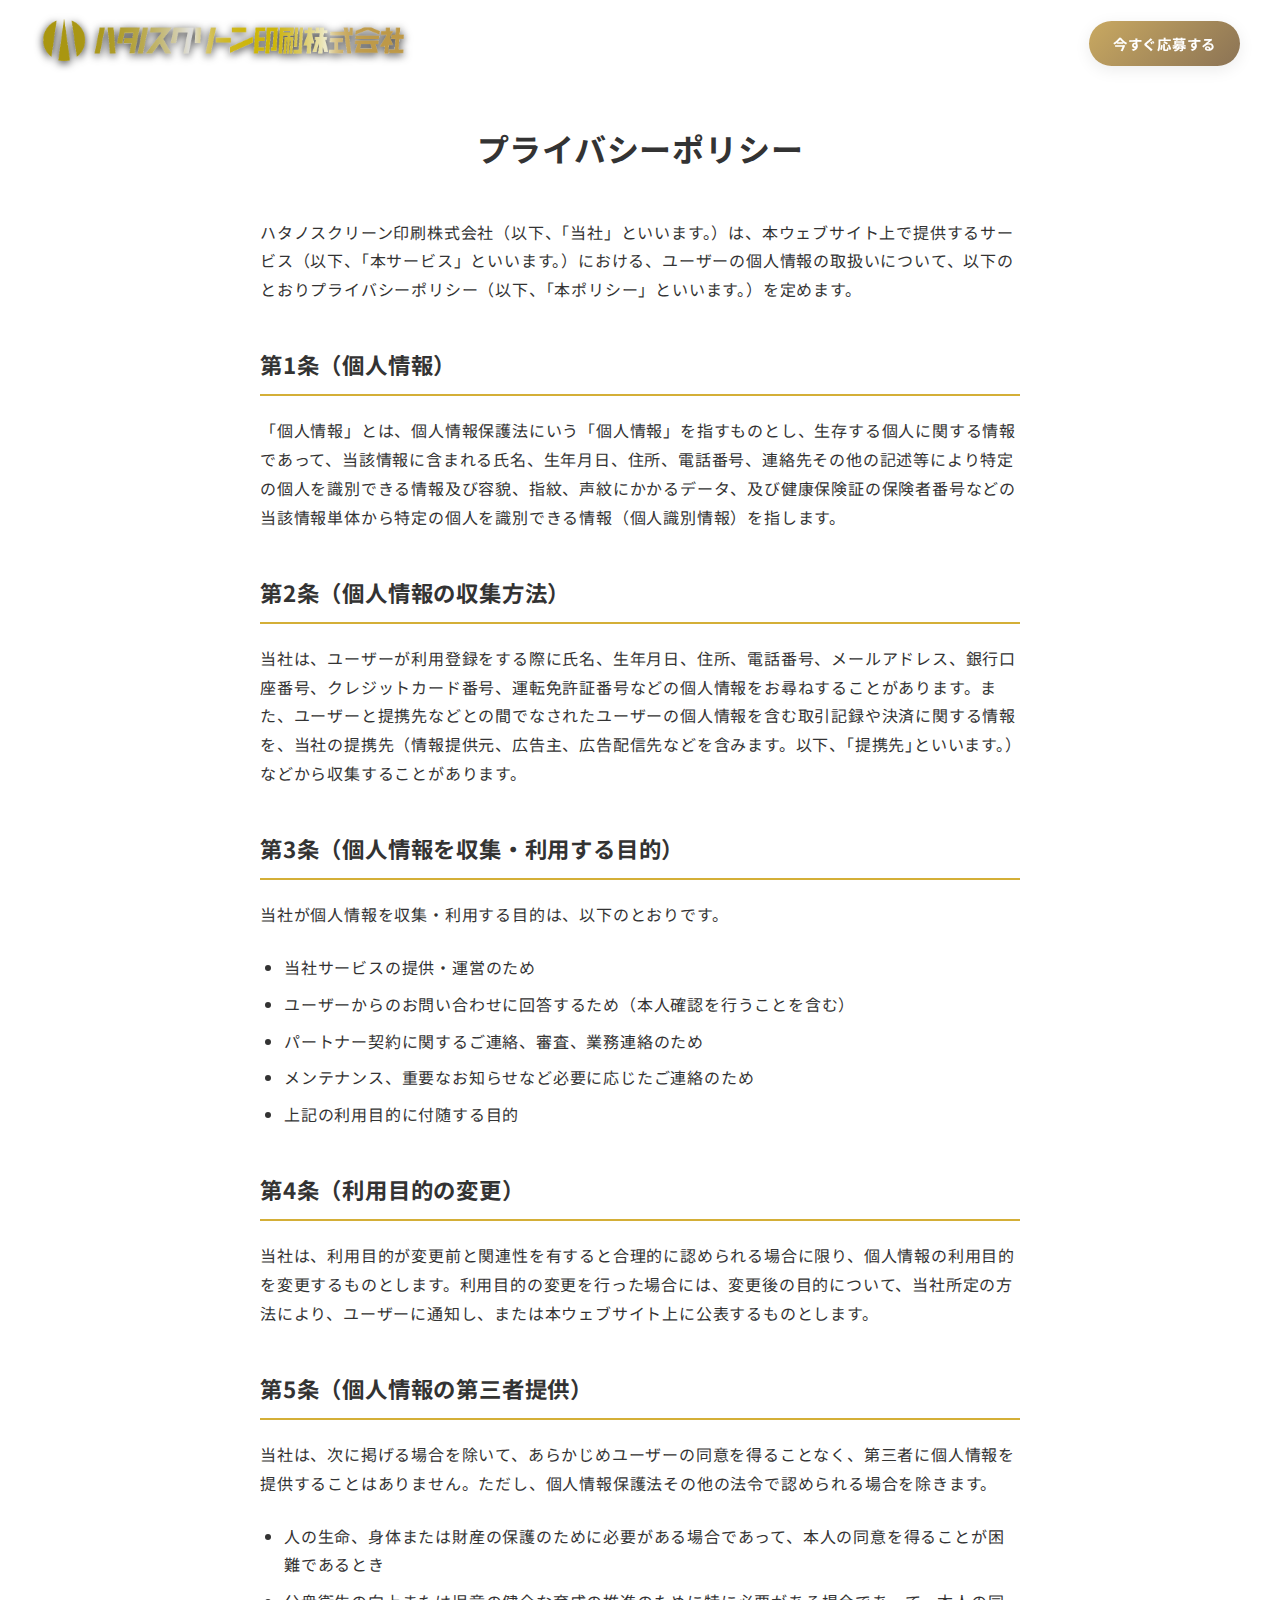
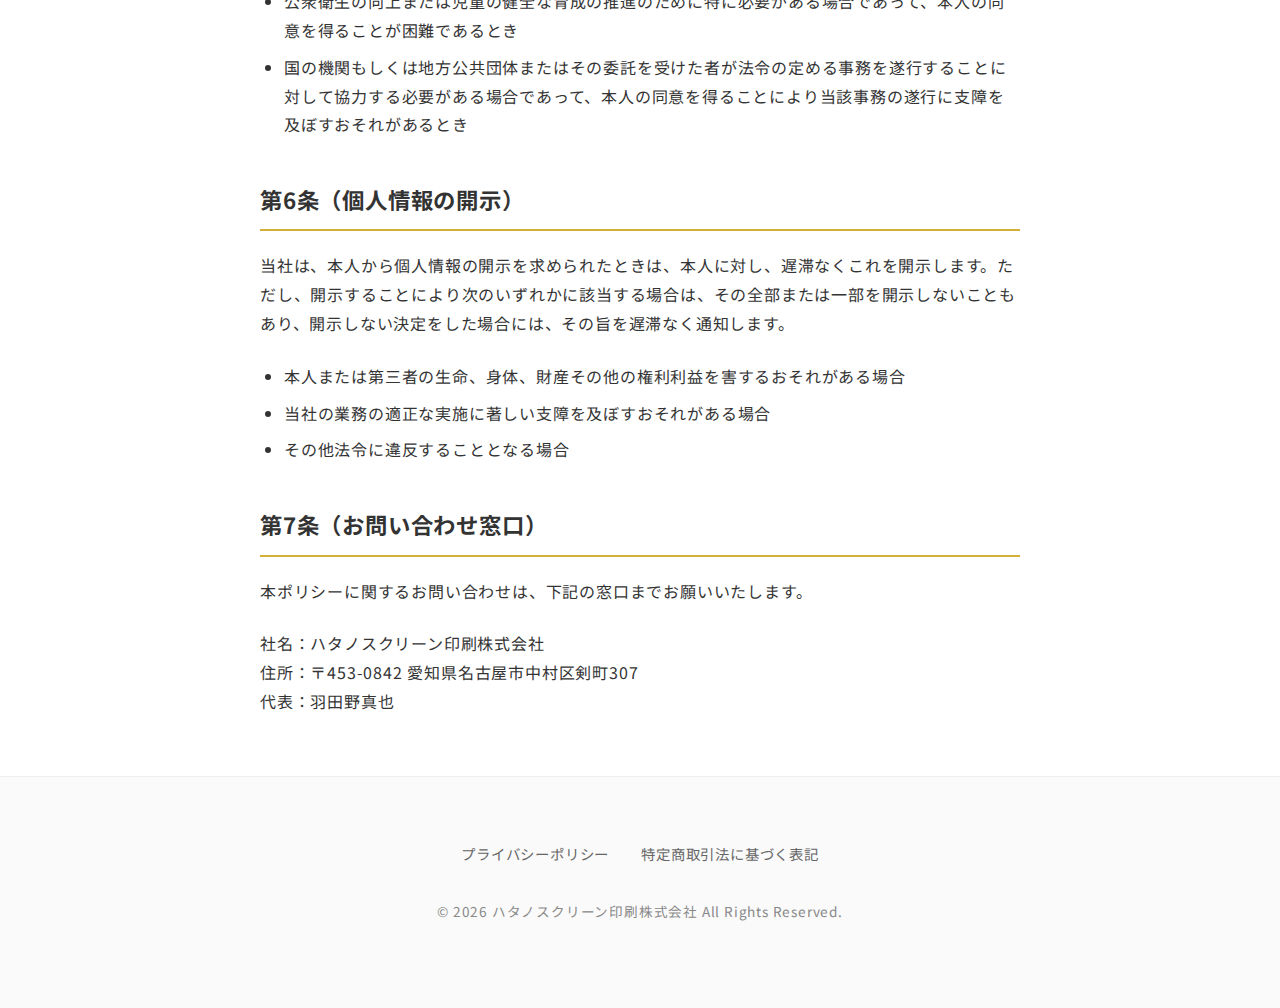
<file: privacy.html>
<!DOCTYPE html>
<html lang="ja">

<head>
    <meta charset="UTF-8">
    <meta name="viewport" content="width=device-width, initial-scale=1.0">
    <title>プライバシーポリシー | ハタノスクリーン印刷株式会社</title>
    <meta name="description" content="ハタノスクリーン印刷株式会社のプライバシーポリシー（個人情報保護方針）について。">

    <!-- Google Fonts -->
    <link rel="preconnect" href="https://fonts.googleapis.com">
    <link rel="preconnect" href="https://fonts.gstatic.com" crossorigin>
    <link href="https://fonts.googleapis.com/css2?family=Noto+Sans+JP:wght@300;400;600;700;900&display=swap"
        rel="stylesheet">

    <!-- Stylesheet -->
    <link rel="stylesheet" href="style.css">
    <style>
        .page-container {
            max-width: 800px;
            margin: 120px auto 60px;
            padding: 0 20px;
        }

        h1 {
            font-size: 2rem;
            margin-bottom: 40px;
            text-align: center;
        }

        h2 {
            font-size: 1.4rem;
            margin-top: 40px;
            margin-bottom: 20px;
            border-bottom: 2px solid #D4AF37;
            padding-bottom: 10px;
        }

        p {
            margin-bottom: 1.5em;
            line-height: 1.8;
            color: #333;
        }

        ul {
            margin-bottom: 1.5em;
            padding-left: 1.5em;
        }

        li {
            margin-bottom: 0.5em;
        }
    </style>
</head>

<body>
    <!-- ヘッダー -->
    <header>
        <div class="header-content">
            <a href="index.html"><img src="logo.png" alt="ハタノスクリーン印刷株式会社" class="logo"></a>
            <a href="index.html#application" class="cta-button header-cta">今すぐ応募する</a>
        </div>
    </header>

    <main class="page-container">
        <h1>プライバシーポリシー</h1>

        <p>ハタノスクリーン印刷株式会社（以下、「当社」といいます。）は、本ウェブサイト上で提供するサービス（以下、「本サービス」といいます。）における、ユーザーの個人情報の取扱いについて、以下のとおりプライバシーポリシー（以下、「本ポリシー」といいます。）を定めます。
        </p>

        <h2>第1条（個人情報）</h2>
        <p>「個人情報」とは、個人情報保護法にいう「個人情報」を指すものとし、生存する個人に関する情報であって、当該情報に含まれる氏名、生年月日、住所、電話番号、連絡先その他の記述等により特定の個人を識別できる情報及び容貌、指紋、声紋にかかるデータ、及び健康保険証の保険者番号などの当該情報単体から特定の個人を識別できる情報（個人識別情報）を指します。
        </p>

        <h2>第2条（個人情報の収集方法）</h2>
        <p>当社は、ユーザーが利用登録をする際に氏名、生年月日、住所、電話番号、メールアドレス、銀行口座番号、クレジットカード番号、運転免許証番号などの個人情報をお尋ねすることがあります。また、ユーザーと提携先などとの間でなされたユーザーの個人情報を含む取引記録や決済に関する情報を、当社の提携先（情報提供元、広告主、広告配信先などを含みます。以下、｢提携先｣といいます。）などから収集することがあります。
        </p>

        <h2>第3条（個人情報を収集・利用する目的）</h2>
        <p>当社が個人情報を収集・利用する目的は、以下のとおりです。</p>
        <ul>
            <li>当社サービスの提供・運営のため</li>
            <li>ユーザーからのお問い合わせに回答するため（本人確認を行うことを含む）</li>
            <li>パートナー契約に関するご連絡、審査、業務連絡のため</li>
            <li>メンテナンス、重要なお知らせなど必要に応じたご連絡のため</li>
            <li>上記の利用目的に付随する目的</li>
        </ul>

        <h2>第4条（利用目的の変更）</h2>
        <p>当社は、利用目的が変更前と関連性を有すると合理的に認められる場合に限り、個人情報の利用目的を変更するものとします。利用目的の変更を行った場合には、変更後の目的について、当社所定の方法により、ユーザーに通知し、または本ウェブサイト上に公表するものとします。
        </p>

        <h2>第5条（個人情報の第三者提供）</h2>
        <p>当社は、次に掲げる場合を除いて、あらかじめユーザーの同意を得ることなく、第三者に個人情報を提供することはありません。ただし、個人情報保護法その他の法令で認められる場合を除きます。</p>
        <ul>
            <li>人の生命、身体または財産の保護のために必要がある場合であって、本人の同意を得ることが困難であるとき</li>
            <li>公衆衛生の向上または児童の健全な育成の推進のために特に必要がある場合であって、本人の同意を得ることが困難であるとき</li>
            <li>国の機関もしくは地方公共団体またはその委託を受けた者が法令の定める事務を遂行することに対して協力する必要がある場合であって、本人の同意を得ることにより当該事務の遂行に支障を及ぼすおそれがあるとき</li>
        </ul>

        <h2>第6条（個人情報の開示）</h2>
        <p>当社は、本人から個人情報の開示を求められたときは、本人に対し、遅滞なくこれを開示します。ただし、開示することにより次のいずれかに該当する場合は、その全部または一部を開示しないこともあり、開示しない決定をした場合には、その旨を遅滞なく通知します。
        </p>
        <ul>
            <li>本人または第三者の生命、身体、財産その他の権利利益を害するおそれがある場合</li>
            <li>当社の業務の適正な実施に著しい支障を及ぼすおそれがある場合</li>
            <li>その他法令に違反することとなる場合</li>
        </ul>

        <h2>第7条（お問い合わせ窓口）</h2>
        <p>本ポリシーに関するお問い合わせは、下記の窓口までお願いいたします。</p>
        <p>
            社名：ハタノスクリーン印刷株式会社<br>
            住所：〒453-0842 愛知県名古屋市中村区剣町307<br>
            代表：羽田野真也
        </p>
    </main>

    <!-- フッター -->
    <footer>
        <div class="footer-links">
            <a href="privacy.html">プライバシーポリシー</a>
            <a href="tokusho.html">特定商取引法に基づく表記</a>
        </div>
        <p>&copy; 2026 ハタノスクリーン印刷株式会社 All Rights Reserved.</p>
    </footer>

    <!-- JavaScript -->
    <script src="script.js"></script>
</body>

</html>
</file>
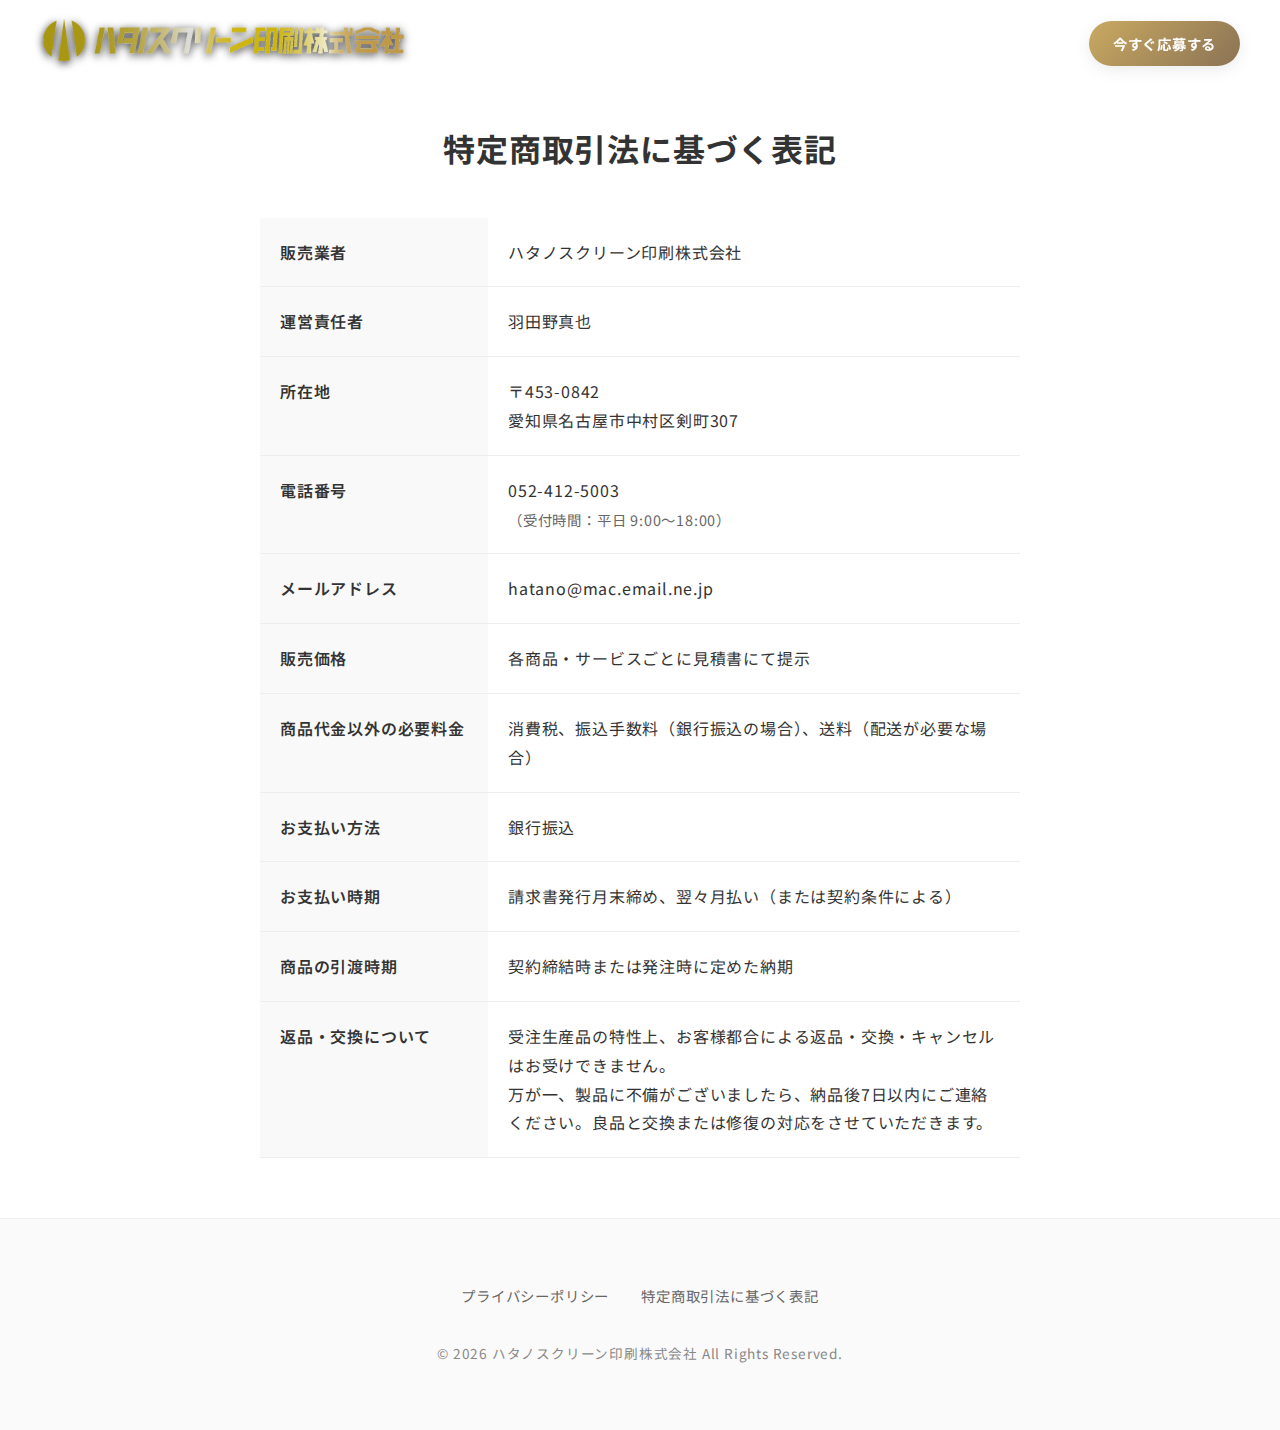
<file: tokusho.html>
<!DOCTYPE html>
<html lang="ja">

<head>
    <meta charset="UTF-8">
    <meta name="viewport" content="width=device-width, initial-scale=1.0">
    <title>特定商取引法に基づく表記 | ハタノスクリーン印刷株式会社</title>
    <meta name="description" content="ハタノスクリーン印刷株式会社の特定商取引法に基づく表記。">

    <!-- Google Fonts -->
    <link rel="preconnect" href="https://fonts.googleapis.com">
    <link rel="preconnect" href="https://fonts.gstatic.com" crossorigin>
    <link href="https://fonts.googleapis.com/css2?family=Noto+Sans+JP:wght@300;400;600;700;900&display=swap"
        rel="stylesheet">

    <!-- Stylesheet -->
    <link rel="stylesheet" href="style.css">
    <style>
        .page-container {
            max-width: 800px;
            margin: 120px auto 60px;
            padding: 0 20px;
        }

        h1 {
            font-size: 2rem;
            margin-bottom: 40px;
            text-align: center;
        }

        table {
            width: 100%;
            border-collapse: collapse;
            margin-bottom: 40px;
        }

        th,
        td {
            padding: 20px;
            border-bottom: 1px solid #eee;
            text-align: left;
            vertical-align: top;
        }

        th {
            width: 30%;
            background-color: #f9f9f9;
            font-weight: 600;
        }

        @media (max-width: 768px) {

            th,
            td {
                display: block;
                width: 100%;
            }

            th {
                padding-bottom: 5px;
                background: none;
                border-bottom: none;
            }

            td {
                padding-top: 5px;
            }
        }
    </style>
</head>

<body>
    <!-- ヘッダー -->
    <header>
        <div class="header-content">
            <a href="index.html"><img src="logo.png" alt="ハタノスクリーン印刷株式会社" class="logo"></a>
            <a href="index.html#application" class="cta-button header-cta">今すぐ応募する</a>
        </div>
    </header>

    <main class="page-container">
        <h1>特定商取引法に基づく表記</h1>

        <table>
            <tr>
                <th>販売業者</th>
                <td>ハタノスクリーン印刷株式会社</td>
            </tr>
            <tr>
                <th>運営責任者</th>
                <td>羽田野真也</td>
            </tr>
            <tr>
                <th>所在地</th>
                <td>〒453-0842<br>愛知県名古屋市中村区剣町307</td>
            </tr>
            <tr>
                <th>電話番号</th>
                <td>052-412-5003<br><span style="font-size: 0.9em; color: #666;">（受付時間：平日 9:00〜18:00）</span></td>
            </tr>
            <tr>
                <th>メールアドレス</th>
                <td>hatano@mac.email.ne.jp</td>
            </tr>
            <tr>
                <th>販売価格</th>
                <td>各商品・サービスごとに見積書にて提示</td>
            </tr>
            <tr>
                <th>商品代金以外の必要料金</th>
                <td>消費税、振込手数料（銀行振込の場合）、送料（配送が必要な場合）</td>
            </tr>
            <tr>
                <th>お支払い方法</th>
                <td>銀行振込</td>
            </tr>
            <tr>
                <th>お支払い時期</th>
                <td>請求書発行月末締め、翌々月払い（または契約条件による）</td>
            </tr>
            <tr>
                <th>商品の引渡時期</th>
                <td>契約締結時または発注時に定めた納期</td>
            </tr>
            <tr>
                <th>返品・交換について</th>
                <td>
                    受注生産品の特性上、お客様都合による返品・交換・キャンセルはお受けできません。<br>
                    万が一、製品に不備がございましたら、納品後7日以内にご連絡ください。良品と交換または修復の対応をさせていただきます。
                </td>
            </tr>
        </table>
    </main>

    <!-- フッター -->
    <footer>
        <div class="footer-links">
            <a href="privacy.html">プライバシーポリシー</a>
            <a href="tokusho.html">特定商取引法に基づく表記</a>
        </div>
        <p>&copy; 2026 ハタノスクリーン印刷株式会社 All Rights Reserved.</p>
    </footer>

    <!-- JavaScript -->
    <script src="script.js"></script>
</body>

</html>
</file>
<file: style.css>
@charset "UTF-8";

/* ========================================
   リセット & ベーススタイル
   ======================================== */
* {
    margin: 0;
    padding: 0;
    box-sizing: border-box;
}

:root {
    /* カラーパレット - ライト＆クリーンテーマ */
    --gold-primary: #B8964E;
    /* 少し濃いめにして白背景での視認性確保 */
    --gold-light: #C9A961;
    --gold-dark: #8B7355;

    --light-bg: #FFFFFF;
    --light-bg-alt: #F9FAFB;

    --text-primary: #333333;
    --text-secondary: #666666;

    --card-bg: #FFFFFF;
    --card-border: #EEEEEE;

    --accent-gradient: linear-gradient(135deg, #C9A961 0%, #8B7355 100%);
    --accent-gradient-text: linear-gradient(135deg, #B8964E 0%, #8B7355 100%);

    /* シャドウ */
    --shadow-sm: 0 2px 8px rgba(0, 0, 0, 0.05);
    --shadow-md: 0 4px 16px rgba(0, 0, 0, 0.08);
    --shadow-lg: 0 8px 32px rgba(0, 0, 0, 0.12);
    --shadow-glow: 0 0 20px rgba(201, 169, 97, 0.2);

    /* トランジション */
    --transition-fast: 0.2s ease;
    --transition-smooth: 0.4s ease;
}

body {
    font-family: 'Noto Sans JP', -apple-system, BlinkMacSystemFont, 'Segoe UI', sans-serif;
    background-color: var(--light-bg);
    color: var(--text-primary);
    line-height: 1.8;
    overflow-x: hidden;
    letter-spacing: 0.05em;
}

/* ========================================
   ヘッダー
   ======================================== */
header {
    background: transparent;
    padding: 1rem 2rem;
    position: fixed;
    top: 0;
    width: 100%;
    z-index: 1000;
    transition: all 0.4s ease;
}

header.scrolled {
    background: rgba(255, 255, 255, 0.95);
    backdrop-filter: blur(10px);
    -webkit-backdrop-filter: blur(10px);
    box-shadow: 0 2px 20px rgba(0, 0, 0, 0.05);
    padding-top: 0.8rem;
    padding-bottom: 0.8rem;
}

.header-content {
    max-width: 1200px;
    margin: 0 auto;
    display: flex;
    justify-content: space-between;
    align-items: center;
}

.logo {
    height: 48px;
    object-fit: contain;

    /* 背景画像上で白文字が見えるように影をつける */
    filter: drop-shadow(0 2px 4px rgba(0, 0, 0, 0.8));
}



.cta-button {
    background: var(--accent-gradient);
    color: #FFFFFF;
    padding: 0.8rem 2rem;
    border: none;
    border-radius: 50px;
    font-weight: 700;
    font-size: 1rem;
    cursor: pointer;
    transition: all var(--transition-smooth);
    box-shadow: var(--shadow-md);
    text-decoration: none;
    display: inline-flex;
    align-items: center;
    justify-content: center;
    letter-spacing: 0.05em;
    position: relative;
    overflow: hidden;
}

.cta-button::after {
    content: '';
    position: absolute;
    top: 0;
    left: 0;
    width: 100%;
    height: 100%;
    background: linear-gradient(rgba(255, 255, 255, 0.3), transparent);
    opacity: 0;
    transition: opacity var(--transition-fast);
}

.cta-button:hover {
    transform: translateY(-2px);
    box-shadow: 0 5px 20px rgba(201, 169, 97, 0.4);
}

.cta-button:hover::after {
    opacity: 1;
}

.header-cta {
    font-size: 0.9rem;
    padding: 0.6rem 1.5rem;
}

/* ========================================
   ヒーローセクション
   ======================================== */
.hero {
    min-height: 100vh;
    display: flex;
    align-items: center;
    justify-content: center;
    text-align: center;
    padding: 8rem 2rem 4rem;
    background:
        linear-gradient(rgba(10, 10, 10, 0.8), rgba(10, 10, 10, 0.7)),
        url('hero-bg.png') no-repeat center center/cover;
    position: relative;
    overflow: hidden;
}

.hero::before {
    /* 旧実装の削除（念のため残すか迷うが、今回はhero-overlayで完全に上書きするため削除でも良いが、overlayクラスで制御する） */
    display: none;
}

.hero-bg {
    position: absolute;
    top: 0;
    left: 0;
    width: 100%;
    height: 100%;
    background-image: url('hero_bg_v2.jpg');
    background-size: 100% 100%;
    background-position: center;
    z-index: 0;
    /* Ken Burns Effect */
    animation: none;
}

.hero-overlay {
    position: absolute;
    top: 0;
    left: 0;
    width: 100%;
    height: 100%;
    background: radial-gradient(circle at 50% 50%, rgba(20, 20, 20, 0.4) 0%, rgba(0, 0, 0, 0.8) 90%);
    z-index: 1;
    pointer-events: none;
}

.hero-content {
    max-width: 900px;
    position: relative;
    z-index: 2;
    animation: fadeInUp 1s ease-out;
}



@keyframes fadeInUp {
    from {
        opacity: 0;
        transform: translateY(30px);
    }

    to {
        opacity: 1;
        transform: translateY(0);
    }
}

.hero-tag {
    display: inline-block;
    border: 1px solid var(--gold-primary);
    color: var(--gold-light);
    padding: 0.5rem 1.2rem;
    border-radius: 50px;
    background: rgba(10, 10, 10, 0.3);
    font-size: 0.9rem;
    margin-bottom: 2rem;
    font-weight: 600;
}

.hero h1 {
    font-size: 3.5rem;
    font-weight: 900;
    margin-bottom: 1.5rem;
    color: #fff;
    line-height: 1.2;
    text-shadow: 0 4px 20px rgba(0, 0, 0, 0.5);
}

.hero .subtitle {
    font-size: 1.3rem;
    color: var(--gold-light);
    margin-bottom: 2rem;
    font-weight: 500;
    text-shadow: 0 2px 10px rgba(0, 0, 0, 0.5);
}

.hero-stats {
    display: flex;
    justify-content: center;
    gap: 4rem;
    margin-bottom: 3rem;
    flex-wrap: wrap;
}

.stat-item {
    text-align: center;
    position: relative;
}

.stat-item:not(:last-child)::after {
    content: '';
    position: absolute;
    right: -2rem;
    top: 50%;
    transform: translateY(-50%);
    height: 40px;
    width: 1px;
    background: rgba(255, 255, 255, 0.3);
}

.stat-number {
    font-size: 3.5rem;
    font-weight: 900;
    color: var(--gold-light);
    line-height: 1;
    display: block;
    margin-bottom: 0.5rem;
    text-shadow: 0 4px 15px rgba(0, 0, 0, 0.5);
}

.stat-label {
    font-size: 0.9rem;
    color: rgba(255, 255, 255, 0.8);
    font-weight: 500;
}

.hero-cta {
    min-width: 250px;
    font-size: 1.1rem;
    padding: 1rem 2rem;
}

/* ========================================
   セクション共通
   ======================================== */
section {
    padding: 6rem 2rem;
    max-width: 1100px;
    margin: 0 auto;
}

section:nth-child(even) {
    /* 交互に背景色を変える */
    background: transparent;
}

/* 全体をラップするコンテナがないため、section自体の背景色指定は注意が必要。
   ここではbody背景が白なので、特定のセクションにグレー背景を入れる実装にする */

#benefits,
#checkpoints,
#company {
    background: var(--light-bg-alt);
    margin: 0 calc(50% - 50vw);
    padding-left: calc(50vw - 550px);
    padding-right: calc(50vw - 550px);
    width: 100vw;
}

@media (max-width: 1140px) {

    #benefits,
    #checkpoints,
    #company {
        padding-left: 2rem;
        padding-right: 2rem;
    }
}

section h2 {
    font-size: 2.2rem;
    text-align: center;
    margin-bottom: 4rem;
    color: #222;
    font-weight: 800;
    position: relative;
    padding-bottom: 1.5rem;
}

section h2::after {
    content: '';
    position: absolute;
    bottom: 0;
    left: 50%;
    transform: translateX(-50%);
    width: 60px;
    height: 3px;
    background: var(--accent-gradient);
}

.section-desc {
    text-align: center;
    color: var(--text-secondary);
    margin-top: -2rem;
    margin-bottom: 3rem;
}

/* ========================================
   スタイル・コンポーネント
   ======================================== */
/* カード */
.benefit-card,
.info-card,
.company-info,
.form-container,
.step {
    background: var(--card-bg);
    border: 1px solid var(--card-border);
    border-radius: 16px;
    padding: 2.5rem;
    transition: var(--transition-smooth);
    box-shadow: var(--shadow-sm);
}

.benefit-card:hover,
.step:hover {
    transform: translateY(-5px);
    box-shadow: var(--shadow-lg);
    border-color: rgba(201, 169, 97, 0.3);
}

/* グリッド */
.benefits-grid,
.info-grid {
    display: grid;
    grid-template-columns: repeat(auto-fit, minmax(300px, 1fr));
    gap: 2rem;
}

/* メリット */
.benefit-icon-wrapper {
    width: 60px;
    height: 60px;
    background: rgba(201, 169, 97, 0.1);
    border-radius: 50%;
    display: flex;
    align-items: center;
    justify-content: center;
    margin-bottom: 1.5rem;
    transition: var(--transition-smooth);
    color: var(--gold-primary);
}

.benefit-card:hover .benefit-icon-wrapper {
    background: var(--gold-primary);
    color: #fff;
    transform: scale(1.1) rotate(5deg);
}

.benefit-svg {
    width: 30px;
    height: 30px;
    stroke: currentColor;
    /* currentColorを使用 */
    transition: var(--transition-smooth);
}

.benefit-card h3 {
    font-size: 1.3rem;
    margin-bottom: 1rem;
    color: #222;
    font-weight: 700;
}

.benefit-card p {
    color: var(--text-secondary);
    font-size: 0.95rem;
}

/* 仕事内容・応募条件リスト */
.work-container,
.requirements-container {
    display: grid;
    grid-template-columns: 1fr 1fr;
    gap: 3rem;
    align-items: center;
}

.work-image,
.requirements-image {
    width: 100%;
    border-radius: 12px;
    overflow: hidden;
    box-shadow: var(--shadow-md);
}

.work-image img,
.requirements-image img {
    width: 100%;
    height: auto;
    display: block;
    transition: transform var(--transition-smooth);
}

.work-image:hover img,
.requirements-image:hover img {
    transform: scale(1.05);
}

.work-list,
.requirements-list {
    background: #FFFFFF;
    border-left: 4px solid var(--gold-primary);
    padding: 2rem;
    border-radius: 8px;
    box-shadow: var(--shadow-sm);
}

.work-list ul,
.requirements-list ul {
    list-style: none;
}

.work-list li,
.requirements-list li {
    padding: 0.8rem 0;
    padding-left: 2rem;
    position: relative;
    border-bottom: 1px solid #eee;
    color: var(--text-primary);
}

.work-list li:last-child,
.requirements-list li:last-child {
    border-bottom: none;
}

.work-list li::before,
.requirements-list li::before {
    content: '';
    position: absolute;
    left: 0;
    top: 1.3rem;
    width: 8px;
    height: 8px;
    background: var(--gold-primary);
    border-radius: 50%;
}

.note {
    display: block;
    font-size: 0.85rem;
    color: var(--text-secondary);
    margin-top: 0.3rem;
}

.work-note {
    margin-top: 1.5rem;
    font-size: 0.9rem;
    color: var(--text-secondary);
}

/* 報酬・支払い */
.center-text {
    text-align: center;
}

.payment-highlight {
    display: flex;
    justify-content: center;
    align-items: center;
    gap: 3rem;
    margin: 1rem 0 2rem;
}

.payment-divider {
    width: 1px;
    height: 60px;
    background: #ddd;
}

.p-label {
    font-size: 0.9rem;
    color: var(--text-secondary);
    margin-bottom: 0.5rem;
}

.p-value {
    font-size: 1.8rem;
    font-weight: 700;
    color: var(--gold-primary);
    line-height: 1.2;
}

.payment-note {
    font-size: 0.85rem;
    color: var(--text-secondary);
}

/* アコーディオン (Checkpoints, FAQ) */
.accordion {
    max-width: 800px;
    margin: 0 auto;
}

.accordion-item {
    border-bottom: 1px solid #eee;
    background: #fff;
    margin-bottom: 0.5rem;
    border-radius: 8px;
    overflow: hidden;
}

.accordion-header {
    width: 100%;
    padding: 1.5rem;
    background: none;
    border: none;
    color: #222;
    font-size: 1.1rem;
    font-weight: 600;
    text-align: left;
    display: flex;
    justify-content: space-between;
    align-items: center;
    cursor: pointer;
    font-family: inherit;
    transition: background 0.2s;
}

.accordion-header:hover {
    background: #f9f9f9;
}

.accordion-header .icon {
    font-size: 1.5rem;
    color: var(--gold-primary);
    font-weight: 300;
    transition: transform var(--transition-fast);
}

.accordion-header.active .icon {
    transform: rotate(45deg);
}

.accordion-content {
    max-height: 0;
    overflow: hidden;
    transition: max-height 0.3s ease-out;
    background: #fafafa;
}

.accordion-content p {
    color: var(--text-secondary);
    padding: 0 1.5rem 1.5rem;
    font-size: 0.95rem;
}

/* 応募フロー */
.flow-steps {
    display: grid;
    grid-template-columns: repeat(auto-fit, minmax(200px, 1fr));
    gap: 2rem;
    margin-top: 2rem;
    counter-reset: step;
}

.step {
    position: relative;
    padding: 1.5rem;
    text-align: left;
}

.step-num {
    font-size: 3rem;
    font-weight: 900;
    color: rgba(201, 169, 97, 0.15);
    /* 薄いゴールド */
    position: absolute;
    top: 0.5rem;
    right: 1rem;
    line-height: 1;
}

.step-content h3 {
    font-size: 1.1rem;
    color: #222;
    margin-bottom: 0.5rem;
    position: relative;
    z-index: 1;
    font-weight: 700;
}

.step-content p {
    font-size: 0.9rem;
    color: var(--text-secondary);
    line-height: 1.6;
    position: relative;
    z-index: 1;
}

/* 会社概要詳細 */
.company-layout {
    display: flex;
    flex-direction: column;
    gap: 3rem;
}

.company-visual {
    height: 100%;
}

.company-visual img {
    width: 100%;
    height: auto;
    object-fit: contain;
    border-radius: 8px;
    border: 1px solid rgba(0, 0, 0, 0.05);
    box-shadow: var(--shadow-md);
    max-height: 600px;
    /* あまり大きくなりすぎないように制限 */
    margin: 0 auto;
    display: block;
}

.company-info .info-grid {
    grid-template-columns: repeat(2, 1fr);
}

.company-info .info-item {
    border-bottom: 1px solid #eee;
    padding: 1rem 0;
}

.company-info .info-item.full-width {
    grid-column: 1 / -1;
}

.info-label {
    font-size: 0.85rem;
    color: var(--gold-dark);
    margin-bottom: 0.3rem;
    font-weight: 600;
}

.info-value {
    font-size: 1rem;
    color: #333;
}

.company-extra {
    margin-top: 2rem;
    padding-top: 2rem;
    border-top: 1px solid #eee;
}

.extra-item {
    margin-bottom: 1.5rem;
}

.extra-item h4 {
    color: var(--gold-primary);
    font-size: 1rem;
    margin-bottom: 0.5rem;
    border-left: 3px solid var(--gold-primary);
    padding-left: 0.8rem;
}

.extra-item p {
    font-size: 0.9rem;
    color: var(--text-secondary);
    line-height: 1.8;
}

/* ポートフォリオ（制作実績） */
.portfolio-grid {
    display: grid;
    grid-template-columns: repeat(auto-fit, minmax(280px, 1fr));
    gap: 2rem;
    margin-top: 2rem;
}

.portfolio-item {
    position: relative;
    background: #fff;
    border-radius: 12px;
    overflow: hidden;
    border: 1px solid #eee;
    transition: all var(--transition-smooth);
    cursor: pointer;
    box-shadow: var(--shadow-sm);
}

.portfolio-item:hover {
    transform: translateY(-8px);
    border-color: var(--gold-light);
    box-shadow: var(--shadow-md);
}

.portfolio-item img {
    width: 100%;
    height: 250px;
    object-fit: cover;
    display: block;
    transition: transform var(--transition-smooth);
}

.portfolio-item:hover img {
    transform: scale(1.05);
}

.portfolio-caption {
    padding: 1.5rem;
    background: #fff;
    position: relative;
    bottom: auto;
    left: auto;
    right: auto;
    border-top: 1px solid #f0f0f0;
}

.portfolio-caption h4 {
    font-size: 1.1rem;
    color: #222;
    margin-bottom: 0.3rem;
    font-weight: 700;
}

.portfolio-caption p {
    font-size: 0.85rem;
    color: var(--text-secondary);
}


/* フォーム */
.form-container {
    max-width: 800px;
    margin: 0 auto;
    border: 1px solid var(--gold-light);
    /* 薄いボーダー */
    box-shadow: var(--shadow-lg);
}

.form-group {
    margin-bottom: 2rem;
}

.form-group label {
    display: block;
    margin-bottom: 0.7rem;
    font-weight: 700;
    font-size: 0.95rem;
    color: #333;
}

.required {
    color: #d32f2f;
    /* 赤色で見やすく */
    margin-left: 0.3rem;
    font-size: 0.8em;
}

.form-group input[type="text"],
.form-group input[type="email"],
.form-group input[type="tel"],
.form-group select,
.form-group textarea {
    width: 100%;
    background: #F9FAFB;
    border: 1px solid #e0e0e0;
    color: #333;
    padding: 1rem;
    border-radius: 8px;
    font-size: 1rem;
    font-family: inherit;
    transition: all var(--transition-fast);
}

.form-group input:focus,
.form-group select:focus,
.form-group textarea:focus {
    outline: none;
    border-color: var(--gold-primary);
    background: #fff;
    box-shadow: 0 0 0 3px rgba(201, 169, 97, 0.1);
}

.form-group textarea {
    height: 150px;
    resize: vertical;
}

.checkbox-group {
    display: grid;
    grid-template-columns: repeat(auto-fit, minmax(140px, 1fr));
    gap: 1rem;
    background: #f9f9f9;
    padding: 1.5rem;
    border-radius: 8px;
    border: 1px solid #eee;
}

.checkbox-label {
    display: flex;
    align-items: center;
    gap: 0.5rem;
    font-weight: normal !important;
    cursor: pointer;
    font-size: 0.95rem;
    color: #444;
}

.checkbox-label input[type="checkbox"] {
    accent-color: var(--gold-primary);
    width: 18px;
    height: 18px;
}

.privacy-check {
    justify-content: center;
    margin-top: 1rem;
}

.text-link {
    color: var(--gold-primary);
    text-decoration: underline;
}

.submit-button {
    width: 100%;
    margin-top: 1rem;
    padding: 1.2rem;
    font-size: 1.2rem;
    background: var(--accent-gradient);
    color: #fff;
    border: none;
    border-radius: 50px;
    font-weight: 800;
    cursor: pointer;
    transition: all var(--transition-smooth);
    box-shadow: 0 4px 15px rgba(201, 169, 97, 0.3);
}

.submit-button:hover {
    transform: translateY(-2px);
    box-shadow: 0 8px 25px rgba(201, 169, 97, 0.4);
}

/* フッター */
footer {
    padding: 4rem 2rem;
    text-align: center;
    border-top: 1px solid #eee;
    background: #fafafa;
    color: #666;
}

.footer-links {
    margin-bottom: 2rem;
    display: flex;
    justify-content: center;
    gap: 2rem;
    flex-wrap: wrap;
}

.footer-links a {
    color: #666;
    text-decoration: none;
    font-size: 0.9rem;
    transition: color 0.3s;
}

.footer-links a:hover {
    color: var(--gold-primary);
}

footer p {
    font-size: 0.85rem;
    color: #888;
}

/* 固定CTA (モバイル用) */
.sticky-cta {
    position: fixed;
    bottom: 0;
    left: 0;
    width: 100%;
    background: rgba(255, 255, 255, 0.95);
    backdrop-filter: blur(10px);
    padding: 1rem;
    z-index: 999;
    border-top: 1px solid #eee;
    text-align: center;
    transform: translateY(100%);
    transition: transform var(--transition-smooth);
    box-shadow: 0 -5px 20px rgba(0, 0, 0, 0.05);
}

.sticky-cta.visible {
    transform: translateY(0);
}

.sticky-cta .cta-button {
    width: 100%;
    max-width: 400px;
}

/* アニメーション */
.fade-in {
    opacity: 0;
    transform: translateY(20px);
    transition: opacity 0.8s ease-out, transform 0.8s ease-out;
}

.fade-in.visible {
    opacity: 1;
    transform: translateY(0);
}

/* レスポンシブ */
@media (max-width: 768px) {
    .header-content {
        justify-content: center;
    }

    .header-content .cta-button {
        display: none;
        /* モバイルではヘッダーCTAを隠して固定CTAに任せる */
    }

    .hero h1 {
        font-size: 2.5rem;
    }

    .hero-stats {
        gap: 2rem;
    }

    .stat-item:not(:last-child)::after {
        display: none;
    }

    .payment-highlight {
        flex-direction: column;
        gap: 1.5rem;
    }

    .payment-divider {
        width: 100px;
        height: 1px;
    }

    .company-layout {
        grid-template-columns: 1fr;
    }

    .company-info .info-grid {
        grid-template-columns: 1fr;
    }

    .work-container,
    .requirements-container {
        grid-template-columns: 1fr;
    }

    /* Sticky CTA 表示のためのスペース確保 */
    body {
        padding-bottom: 80px;
    }
}
</file>
